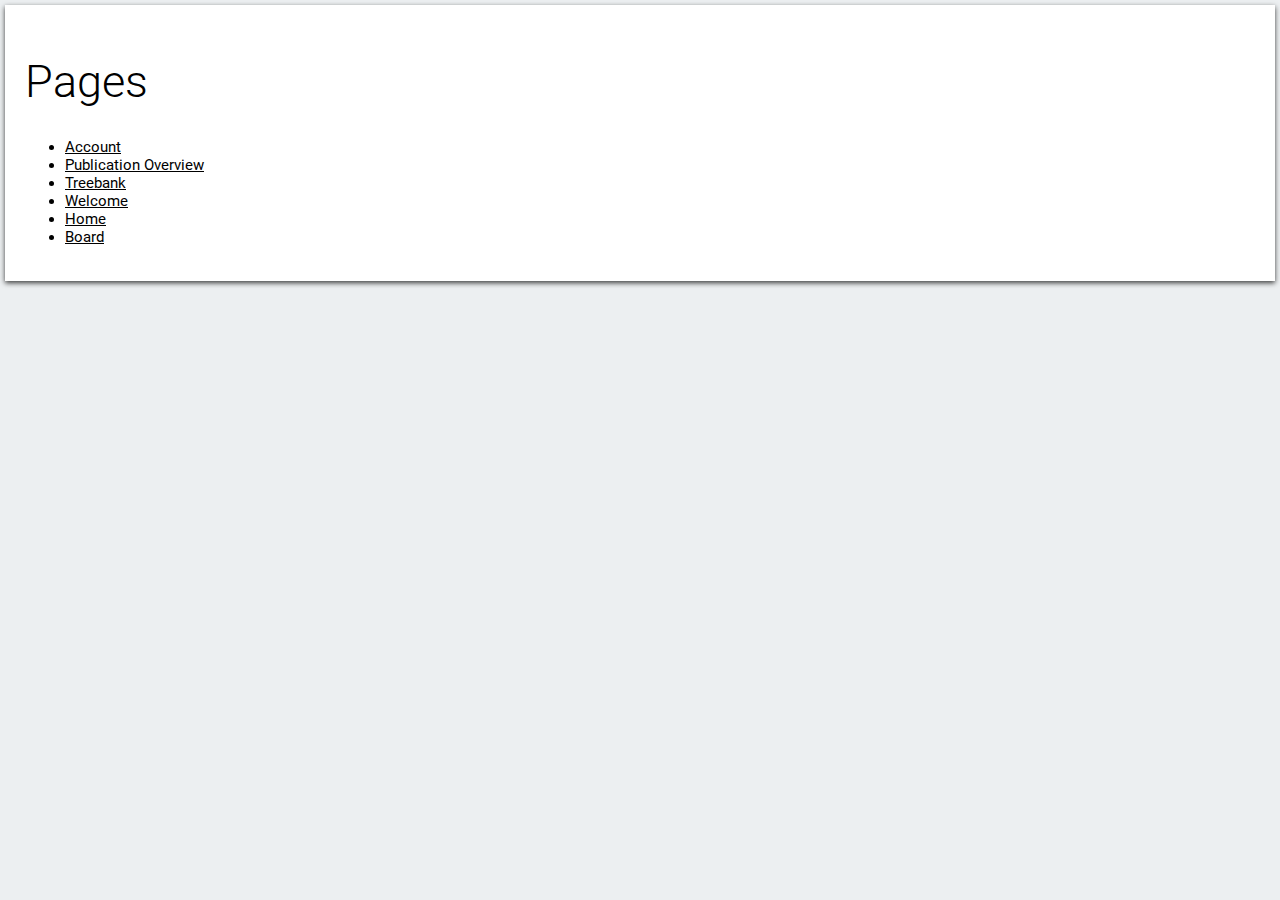
<file: design/index.html>
<!DOCTYPE html>
<html>
  <head>
    <meta charset="UTF-8">
    <title>Components</title>
  <link rel="stylesheet" href="css/perseids.css" type="text/css">
  </head>
  <body>
    <div class="card">
    <h1>Pages</h1>
      <ul>
        <li><a href="account.html">Account</a></li>
        <li><a href="pubOverview.html">Publication Overview</a></li>
        <li><a href="treebank.html">Treebank</a></li>
        <li><a href="welcome.html">Welcome</a></li>
        <li><a href="home.html">Home</a></li>
        <li><a href="board.html">Board</a></li>
  	</div>
  </body>
</html>
</file>
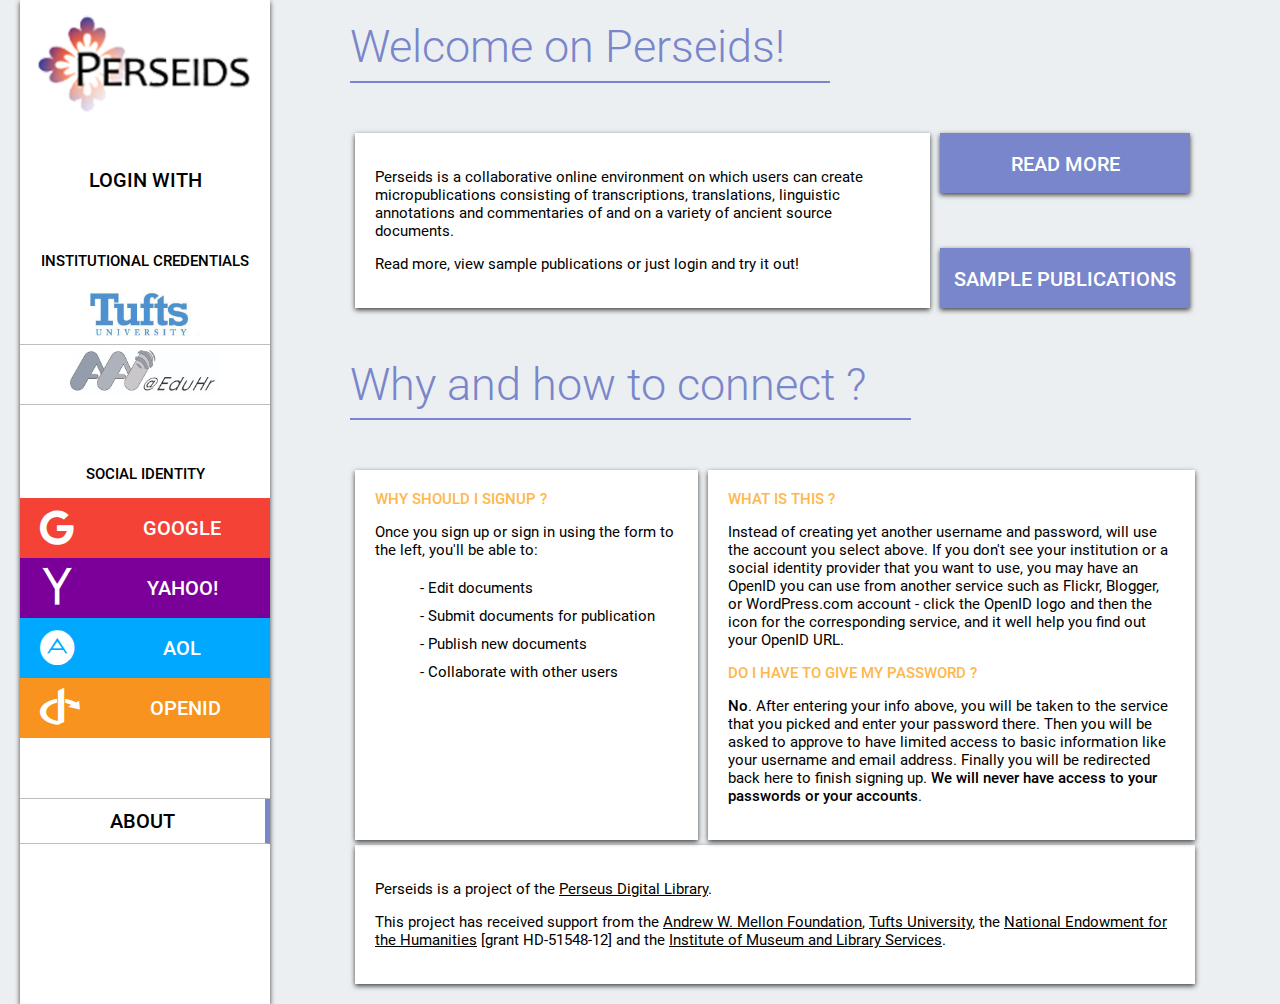
<file: design/welcome.html>
<!DOCTYPE html>
<html>
  <head>
    <meta charset="UTF-8">
    <title>Test</title>
  	<link rel="stylesheet" href="css/perseids.css" type="text/css">
  	<script type="text/javascript" src="https://cdnjs.cloudflare.com/ajax/libs/jquery/3.1.0/jquery.slim.min.js"></script>
  	<script type="text/javascript">
  		$(document).ready(function() {
  			$(".more").on("click", function(e) { e.preventDefault(); $("#main-menu").toggleClass("off"); });
  			$(".p-dropdown a").on("click", function(e) { 
  				e.preventDefault();
  				var that = $(this),
  					target = that.attr("href");
  				$(target).toggleClass("visible");
  				that.parent().toggleClass("active");
  			});
  			$(".select-container .carret").on("click", function(e) {
  				e.preventDefault();
  				$(this).prev("select").get(0).dispatchEvent(e);
  			});
  		});
  	</script>
  </head>
  <body>
    <div id="main-menu" class="off">
      <div id="logo-container">
	      <div class="logo"><img src="images/logo.png"  alt="Perseids"/></div>
	      <a class="more" href="#"><img src="./images/more.png" /></a>
	  </div>

  	  <h2 class="logins upper font-button">Login with</h2>

	  <nav class="logins">
	  	<h3>Institutional credentials</h3>
		  <ul>
		  	<li><a href="#"><img src="./images/tufts.jpg" alt="Tufts" /></a></li>
		  	<li><a href="#"><img src="./images/eduhr.jpg" alt="@EduHr" /></a></li>
		  </ul>
	  </nav>

	  <nav class="logins">
	  	<h3>Social Identity</h3>
		  <ul>
		  	<li href="#" class="google icon"><a><span class="fa fa-google fa-2x fa-pull-left"></span><span class="text">Google</span></a></li>
		  	<li href="#" class="yahoo icon"><a><span class="fa fa-yahoo fa-2x fa-pull-left"></span><span class="text">Yahoo!</span></a></li>
		  	<li href="#" class="aol icon"><a><span class="fa fa-adn fa-2x  fa-pull-left"></span><span class="text">AOL</span></a></li>
		  	<li href="#" class="openid icon"><a><span class="fa fa-openid fa-2x  fa-pull-left"></span><span class="text">OpenId</span></a></li>
		  </ul>
	  </nav>

	  <nav>
	  <ul>
	  	<li class="active"><a>About</a></li>
	  </ul>
	  </nav>
    </div>
    <div id="main-wrapper">
    	<div id="container">
    		<header><h1>Welcome on Perseids!</h1></header>
    		<div class="columns-btn">
	    		<div class="card">
	    			<p>Perseids is a collaborative online environment on which users can create micropublications consisting of transcriptions, translations, linguistic annotations and commentaries of and on a variety of ancient source documents.</p>
	    			<p>Read more, view sample publications or just login and try it out!</p>
	    		</div>
	    		<div class="container-btn">
	    			<a href="#" class="btn revert bg-sdw">Read More</a>
	    			<a href="#" class="btn revert bg-sdw">Sample Publications</a>
	    		</div>
    		</div>
    		<header><h1>Why and how to connect ?</h1></header>
    		<div class="columns">
	    		<div class="card third-size">
	    			<h2>Why Should I signup ?</h2>
	    			<p>Once you sign up or sign in using the form to the left, you'll be able to:
	    				<ul class="dashed">
					    	<li>Edit documents</li>
					    	<li>Submit documents for publication</li>
					    	<li>Publish new documents</li>
					    	<li>Collaborate with other users</li>
					    </ul>
					</p>
	    		</div>
	    		<div class="card">
	    			<h2>What is this ?</h2>
	    			<p>Instead of creating yet another username and password, will use the account you select above. If you don't see your institution or a social identity provider that you want to use, you may have an OpenID you can use from another service such as Flickr, Blogger, or WordPress.com account - click the OpenID logo and then the icon for the corresponding service, and it well help you find out your OpenID URL.</p>
	    			<h2>Do I have to give my password ?</h2>
	    			<p><em>No</em>. After entering your info above, you will be taken to the service that you picked and enter your password there. Then you will be asked to approve to have limited access to basic information like your username and email address. Finally you will be redirected back here to finish signing up. <em>We will never have access to your passwords or your accounts</em>.</p>
	    		</div>
    		</div>
    		<div class="card">
    			<p>Perseids is a project of the <a href="http://www.perseus.tufts.edu/hopper">Perseus Digital Library</a>.</p>
				<p xmlns="http://www.w3.org/1999/xhtml" class="funder">This project has received support from the <a href="http://www.mellon.org/" title="Mellon Foundation">Andrew W. Mellon Foundation</a>, <a href="http://tufts.edu" title="Tufts">Tufts University</a>, the <a href="http://neh.gov" title="NEH">National Endowment for the Humanities</a> [grant HD-51548-12] and the <a href="http://imls.gov" title="IMLS">Institute of Museum and Library Services</a>.</p>
    		</div>
    	</div>
    </div>
  </body>
</html>
</file>
<file: design/css/perseids.css>
@charset "UTF-8";
/* BEGIN Thin */
@font-face {
  font-family: Roboto;
  src: url("../fonts/Thin/Roboto-Thin.woff2?v=1.1.0") format("woff2"), url("../fonts/Thin/Roboto-Thin.woff?v=1.1.0") format("woff"), url("../fonts/Thin/Roboto-Thin.ttf?v=1.1.0") format("truetype");
  font-weight: 100;
  font-style: normal; }
/* END Thin */
/* BEGIN Light */
@font-face {
  font-family: Roboto;
  src: url("../fonts/Light/Roboto-Light.woff2?v=1.1.0") format("woff2"), url("../fonts/Light/Roboto-Light.woff?v=1.1.0") format("woff"), url("../fonts/Light/Roboto-Light.ttf?v=1.1.0") format("truetype");
  font-weight: 300;
  font-style: normal; }
/* END Light */
/* BEGIN Light Italic */
@font-face {
  font-family: Roboto;
  src: url("../fonts/LightItalic/Roboto-LightItalic.woff2?v=1.1.0") format("woff2"), url("../fonts/LightItalic/Roboto-LightItalic.woff?v=1.1.0") format("woff"), url("../fonts/LightItalic/Roboto-LightItalic.ttf?v=1.1.0") format("truetype");
  font-weight: 300;
  font-style: italic; }
/* END Light Italic */
/* BEGIN Regular */
@font-face {
  font-family: Roboto;
  src: url("../fonts/Regular/Roboto-Regular.woff2?v=1.1.0") format("woff2"), url("../fonts/Regular/Roboto-Regular.woff?v=1.1.0") format("woff"), url("../fonts/Regular/Roboto-Regular.ttf?v=1.1.0") format("truetype");
  font-weight: 400;
  font-style: normal; }
@font-face {
  font-family: Roboto;
  src: url("../fonts/Regular/Roboto-Regular.woff2?v=1.1.0") format("woff2"), url("../fonts/Regular/Roboto-Regular.woff?v=1.1.0") format("woff"), url("../fonts/Regular/Roboto-Regular.ttf?v=1.1.0") format("truetype");
  font-weight: normal;
  font-style: normal; }
/* END Regular */
/* BEGIN Italic */
@font-face {
  font-family: Roboto;
  src: url("../fonts/Italic/Roboto-Italic.woff2?v=1.1.0") format("woff2"), url("../fonts/Italic/Roboto-Italic.woff?v=1.1.0") format("woff"), url("../fonts/Italic/Roboto-Italic.ttf?v=1.1.0") format("truetype");
  font-weight: 400;
  font-style: italic; }
@font-face {
  font-family: Roboto;
  src: url("../fonts/Italic/Roboto-Italic.woff2?v=1.1.0") format("woff2"), url("../fonts/Italic/Roboto-Italic.woff?v=1.1.0") format("woff"), url("../fonts/Italic/Roboto-Italic.ttf?v=1.1.0") format("truetype");
  font-weight: normal;
  font-style: italic; }
/* END Italic */
/* BEGIN Medium */
@font-face {
  font-family: Roboto;
  src: url("../fonts/Medium/Roboto-Medium.woff2?v=1.1.0") format("woff2"), url("../fonts/Medium/Roboto-Medium.woff?v=1.1.0") format("woff"), url("../fonts/Medium/Roboto-Medium.ttf?v=1.1.0") format("truetype");
  font-weight: 500;
  font-style: normal; }
/* END Medium */
/* BEGIN Medium Italic */
@font-face {
  font-family: Roboto;
  src: url("../fonts/MediumItalic/Roboto-MediumItalic.woff2?v=1.1.0") format("woff2"), url("../fonts/MediumItalic/Roboto-MediumItalic.woff?v=1.1.0") format("woff"), url("../fonts/MediumItalic/Roboto-MediumItalic.ttf?v=1.1.0") format("truetype");
  font-weight: 500;
  font-style: italic; }
/* END Medium Italic */
/* BEGIN Bold */
@font-face {
  font-family: Roboto;
  src: url("../fonts/Bold/Roboto-Bold.woff2?v=1.1.0") format("woff2"), url("../fonts/Bold/Roboto-Bold.woff?v=1.1.0") format("woff"), url("../fonts/Bold/Roboto-Bold.ttf?v=1.1.0") format("truetype");
  font-weight: 700;
  font-style: normal; }
@font-face {
  font-family: Roboto;
  src: url("../fonts/Bold/Roboto-Bold.woff2?v=1.1.0") format("woff2"), url("../fonts/Bold/Roboto-Bold.woff?v=1.1.0") format("woff"), url("../fonts/Bold/Roboto-Bold.ttf?v=1.1.0") format("truetype");
  font-weight: bold;
  font-style: normal; }
/* END Bold */
/* BEGIN Bold Italic */
@font-face {
  font-family: Roboto;
  src: url("../fonts/BoldItalic/Roboto-BoldItalic.woff2?v=1.1.0") format("woff2"), url("../fonts/BoldItalic/Roboto-BoldItalic.woff?v=1.1.0") format("woff"), url("../fonts/BoldItalic/Roboto-BoldItalic.ttf?v=1.1.0") format("truetype");
  font-weight: 700;
  font-style: italic; }
@font-face {
  font-family: Roboto;
  src: url("../fonts/BoldItalic/Roboto-BoldItalic.woff2?v=1.1.0") format("woff2"), url("../fonts/BoldItalic/Roboto-BoldItalic.woff?v=1.1.0") format("woff"), url("../fonts/BoldItalic/Roboto-BoldItalic.ttf?v=1.1.0") format("truetype");
  font-weight: bold;
  font-style: italic; }
/* END Bold Italic */
/* BEGIN Black */
@font-face {
  font-family: Roboto;
  src: url("../fonts/Black/Roboto-Black.woff2?v=1.1.0") format("woff2"), url("../fonts/Black/Roboto-Black.woff?v=1.1.0") format("woff"), url("../fonts/Black/Roboto-Black.ttf?v=1.1.0") format("truetype");
  font-weight: 900;
  font-style: normal; }
/* END Black */
/* BEGIN Black Italic */
@font-face {
  font-family: Roboto;
  src: url("../fonts/BlackItalic/Roboto-BlackItalic.woff2?v=1.1.0") format("woff2"), url("../fonts/BlackItalic/Roboto-BlackItalic.woff?v=1.1.0") format("woff"), url("../fonts/BlackItalic/Roboto-BlackItalic.ttf?v=1.1.0") format("truetype");
  font-weight: 900;
  font-style: italic; }
/* END Black Italic */
/*!
 *  Font Awesome 4.6.3 by @davegandy - http://fontawesome.io - @fontawesome
 *  License - http://fontawesome.io/license (Font: SIL OFL 1.1, CSS: MIT License)
 */
/* FONT PATH
 * -------------------------- */
@font-face {
  font-family: 'FontAwesome';
  src: url("../fonts/fontawesome-webfont.eot?v=4.6.3");
  src: url("../fonts/fontawesome-webfont.eot?#iefix&v=4.6.3") format("embedded-opentype"), url("../fonts/fontawesome-webfont.woff2?v=4.6.3") format("woff2"), url("../fonts/fontawesome-webfont.woff?v=4.6.3") format("woff"), url("../fonts/fontawesome-webfont.ttf?v=4.6.3") format("truetype"), url("../fonts/fontawesome-webfont.svg?v=4.6.3#fontawesomeregular") format("svg");
  font-weight: normal;
  font-style: normal; }
.fa, .select-container:after {
  display: inline-block;
  font: normal normal normal 14px/1 FontAwesome;
  font-size: inherit;
  text-rendering: auto;
  -webkit-font-smoothing: antialiased;
  -moz-osx-font-smoothing: grayscale; }

/* makes the font 33% larger relative to the icon container */
.fa-lg {
  font-size: 1.33333em;
  line-height: 0.75em;
  vertical-align: -15%; }

.fa-2x {
  font-size: 2em; }

.fa-3x {
  font-size: 3em; }

.fa-4x {
  font-size: 4em; }

.fa-5x {
  font-size: 5em; }

.fa-fw {
  width: 1.28571em;
  text-align: center; }

.fa-ul {
  padding-left: 0;
  margin-left: 2.14286em;
  list-style-type: none; }
  .fa-ul > li {
    position: relative; }

.fa-li {
  position: absolute;
  left: -2.14286em;
  width: 2.14286em;
  top: 0.14286em;
  text-align: center; }
  .fa-li.fa-lg {
    left: -1.85714em; }

.fa-border {
  padding: .2em .25em .15em;
  border: solid 0.08em #eee;
  border-radius: .1em; }

.fa-pull-left {
  float: left; }

.fa-pull-right {
  float: right; }

.fa.fa-pull-left, .fa-pull-left.select-container:after {
  margin-right: .3em; }
.fa.fa-pull-right, .fa-pull-right.select-container:after {
  margin-left: .3em; }

/* Deprecated as of 4.4.0 */
.pull-right {
  float: right; }

.pull-left {
  float: left; }

.fa.pull-left, .pull-left.select-container:after {
  margin-right: .3em; }
.fa.pull-right, .pull-right.select-container:after {
  margin-left: .3em; }

.fa-spin {
  -webkit-animation: fa-spin 2s infinite linear;
  animation: fa-spin 2s infinite linear; }

.fa-pulse {
  -webkit-animation: fa-spin 1s infinite steps(8);
  animation: fa-spin 1s infinite steps(8); }

@-webkit-keyframes fa-spin {
  0% {
    -webkit-transform: rotate(0deg);
    transform: rotate(0deg); }
  100% {
    -webkit-transform: rotate(359deg);
    transform: rotate(359deg); } }
@keyframes fa-spin {
  0% {
    -webkit-transform: rotate(0deg);
    transform: rotate(0deg); }
  100% {
    -webkit-transform: rotate(359deg);
    transform: rotate(359deg); } }
.fa-rotate-90 {
  -ms-filter: "progid:DXImageTransform.Microsoft.BasicImage(rotation=1)";
  -webkit-transform: rotate(90deg);
  -ms-transform: rotate(90deg);
  transform: rotate(90deg); }

.fa-rotate-180 {
  -ms-filter: "progid:DXImageTransform.Microsoft.BasicImage(rotation=2)";
  -webkit-transform: rotate(180deg);
  -ms-transform: rotate(180deg);
  transform: rotate(180deg); }

.fa-rotate-270 {
  -ms-filter: "progid:DXImageTransform.Microsoft.BasicImage(rotation=3)";
  -webkit-transform: rotate(270deg);
  -ms-transform: rotate(270deg);
  transform: rotate(270deg); }

.fa-flip-horizontal {
  -ms-filter: "progid:DXImageTransform.Microsoft.BasicImage(rotation=0, mirror=1)";
  -webkit-transform: scale(-1, 1);
  -ms-transform: scale(-1, 1);
  transform: scale(-1, 1); }

.fa-flip-vertical {
  -ms-filter: "progid:DXImageTransform.Microsoft.BasicImage(rotation=2, mirror=1)";
  -webkit-transform: scale(1, -1);
  -ms-transform: scale(1, -1);
  transform: scale(1, -1); }

:root .fa-rotate-90,
:root .fa-rotate-180,
:root .fa-rotate-270,
:root .fa-flip-horizontal,
:root .fa-flip-vertical {
  filter: none; }

.fa-stack {
  position: relative;
  display: inline-block;
  width: 2em;
  height: 2em;
  line-height: 2em;
  vertical-align: middle; }

.fa-stack-1x, .fa-stack-2x {
  position: absolute;
  left: 0;
  width: 100%;
  text-align: center; }

.fa-stack-1x {
  line-height: inherit; }

.fa-stack-2x {
  font-size: 2em; }

.fa-inverse {
  color: #fff; }

/* Font Awesome uses the Unicode Private Use Area (PUA) to ensure screen
   readers do not read off random characters that represent icons */
.fa-glass:before {
  content: ""; }

.fa-music:before {
  content: ""; }

.fa-search:before {
  content: ""; }

.fa-envelope-o:before {
  content: ""; }

.fa-heart:before {
  content: ""; }

.fa-star:before {
  content: ""; }

.fa-star-o:before {
  content: ""; }

.fa-user:before {
  content: ""; }

.fa-film:before {
  content: ""; }

.fa-th-large:before {
  content: ""; }

.fa-th:before {
  content: ""; }

.fa-th-list:before {
  content: ""; }

.fa-check:before {
  content: ""; }

.fa-remove:before,
.fa-close:before,
.fa-times:before {
  content: ""; }

.fa-search-plus:before {
  content: ""; }

.fa-search-minus:before {
  content: ""; }

.fa-power-off:before {
  content: ""; }

.fa-signal:before {
  content: ""; }

.fa-gear:before,
.fa-cog:before {
  content: ""; }

.fa-trash-o:before {
  content: ""; }

.fa-home:before {
  content: ""; }

.fa-file-o:before {
  content: ""; }

.fa-clock-o:before {
  content: ""; }

.fa-road:before {
  content: ""; }

.fa-download:before {
  content: ""; }

.fa-arrow-circle-o-down:before {
  content: ""; }

.fa-arrow-circle-o-up:before {
  content: ""; }

.fa-inbox:before {
  content: ""; }

.fa-play-circle-o:before {
  content: ""; }

.fa-rotate-right:before,
.fa-repeat:before {
  content: ""; }

.fa-refresh:before {
  content: ""; }

.fa-list-alt:before {
  content: ""; }

.fa-lock:before {
  content: ""; }

.fa-flag:before {
  content: ""; }

.fa-headphones:before {
  content: ""; }

.fa-volume-off:before {
  content: ""; }

.fa-volume-down:before {
  content: ""; }

.fa-volume-up:before {
  content: ""; }

.fa-qrcode:before {
  content: ""; }

.fa-barcode:before {
  content: ""; }

.fa-tag:before {
  content: ""; }

.fa-tags:before {
  content: ""; }

.fa-book:before {
  content: ""; }

.fa-bookmark:before {
  content: ""; }

.fa-print:before {
  content: ""; }

.fa-camera:before {
  content: ""; }

.fa-font:before {
  content: ""; }

.fa-bold:before {
  content: ""; }

.fa-italic:before {
  content: ""; }

.fa-text-height:before {
  content: ""; }

.fa-text-width:before {
  content: ""; }

.fa-align-left:before {
  content: ""; }

.fa-align-center:before {
  content: ""; }

.fa-align-right:before {
  content: ""; }

.fa-align-justify:before {
  content: ""; }

.fa-list:before {
  content: ""; }

.fa-dedent:before,
.fa-outdent:before {
  content: ""; }

.fa-indent:before {
  content: ""; }

.fa-video-camera:before {
  content: ""; }

.fa-photo:before,
.fa-image:before,
.fa-picture-o:before {
  content: ""; }

.fa-pencil:before {
  content: ""; }

.fa-map-marker:before {
  content: ""; }

.fa-adjust:before {
  content: ""; }

.fa-tint:before {
  content: ""; }

.fa-edit:before,
.fa-pencil-square-o:before {
  content: ""; }

.fa-share-square-o:before {
  content: ""; }

.fa-check-square-o:before {
  content: ""; }

.fa-arrows:before {
  content: ""; }

.fa-step-backward:before {
  content: ""; }

.fa-fast-backward:before {
  content: ""; }

.fa-backward:before {
  content: ""; }

.fa-play:before {
  content: ""; }

.fa-pause:before {
  content: ""; }

.fa-stop:before {
  content: ""; }

.fa-forward:before {
  content: ""; }

.fa-fast-forward:before {
  content: ""; }

.fa-step-forward:before {
  content: ""; }

.fa-eject:before {
  content: ""; }

.fa-chevron-left:before {
  content: ""; }

.fa-chevron-right:before {
  content: ""; }

.fa-plus-circle:before {
  content: ""; }

.fa-minus-circle:before {
  content: ""; }

.fa-times-circle:before {
  content: ""; }

.fa-check-circle:before {
  content: ""; }

.fa-question-circle:before {
  content: ""; }

.fa-info-circle:before {
  content: ""; }

.fa-crosshairs:before {
  content: ""; }

.fa-times-circle-o:before {
  content: ""; }

.fa-check-circle-o:before {
  content: ""; }

.fa-ban:before {
  content: ""; }

.fa-arrow-left:before {
  content: ""; }

.fa-arrow-right:before {
  content: ""; }

.fa-arrow-up:before {
  content: ""; }

.fa-arrow-down:before {
  content: ""; }

.fa-mail-forward:before,
.fa-share:before {
  content: ""; }

.fa-expand:before {
  content: ""; }

.fa-compress:before {
  content: ""; }

.fa-plus:before {
  content: ""; }

.fa-minus:before {
  content: ""; }

.fa-asterisk:before {
  content: ""; }

.fa-exclamation-circle:before {
  content: ""; }

.fa-gift:before {
  content: ""; }

.fa-leaf:before {
  content: ""; }

.fa-fire:before {
  content: ""; }

.fa-eye:before {
  content: ""; }

.fa-eye-slash:before {
  content: ""; }

.fa-warning:before,
.fa-exclamation-triangle:before {
  content: ""; }

.fa-plane:before {
  content: ""; }

.fa-calendar:before {
  content: ""; }

.fa-random:before {
  content: ""; }

.fa-comment:before, #container.publications .new-bar .btn.annotations:before, #container.publications .new-bar #filter button.annotations:before, #filter #container.publications .new-bar button.annotations:before, #container.publications .new-bar .btn.text-annotations:before, #container.publications .new-bar #filter button.text-annotations:before, #filter #container.publications .new-bar button.text-annotations:before, .publication .publication-items > li.annotations a:before, .publication .publication-items > li.text-annotations a:before {
  content: ""; }

.fa-magnet:before {
  content: ""; }

.fa-chevron-up:before {
  content: ""; }

.fa-chevron-down:before {
  content: ""; }

.fa-retweet:before {
  content: ""; }

.fa-shopping-cart:before {
  content: ""; }

.fa-folder:before {
  content: ""; }

.fa-folder-open:before {
  content: ""; }

.fa-arrows-v:before {
  content: ""; }

.fa-arrows-h:before {
  content: ""; }

.fa-bar-chart-o:before,
.fa-bar-chart:before {
  content: ""; }

.fa-twitter-square:before {
  content: ""; }

.fa-facebook-square:before {
  content: ""; }

.fa-camera-retro:before {
  content: ""; }

.fa-key:before {
  content: ""; }

.fa-gears:before,
.fa-cogs:before {
  content: ""; }

.fa-comments:before {
  content: ""; }

.fa-thumbs-o-up:before {
  content: ""; }

.fa-thumbs-o-down:before {
  content: ""; }

.fa-star-half:before {
  content: ""; }

.fa-heart-o:before {
  content: ""; }

.fa-sign-out:before {
  content: ""; }

.fa-linkedin-square:before {
  content: ""; }

.fa-thumb-tack:before {
  content: ""; }

.fa-external-link:before {
  content: ""; }

.fa-sign-in:before {
  content: ""; }

.fa-trophy:before {
  content: ""; }

.fa-github-square:before {
  content: ""; }

.fa-upload:before {
  content: ""; }

.fa-lemon-o:before {
  content: ""; }

.fa-phone:before {
  content: ""; }

.fa-square-o:before {
  content: ""; }

.fa-bookmark-o:before {
  content: ""; }

.fa-phone-square:before {
  content: ""; }

.fa-twitter:before {
  content: ""; }

.fa-facebook-f:before,
.fa-facebook:before {
  content: ""; }

.fa-github:before {
  content: ""; }

.fa-unlock:before {
  content: ""; }

.fa-credit-card:before {
  content: ""; }

.fa-feed:before,
.fa-rss:before {
  content: ""; }

.fa-hdd-o:before {
  content: ""; }

.fa-bullhorn:before {
  content: ""; }

.fa-bell:before {
  content: ""; }

.fa-certificate:before {
  content: ""; }

.fa-hand-o-right:before {
  content: ""; }

.fa-hand-o-left:before {
  content: ""; }

.fa-hand-o-up:before {
  content: ""; }

.fa-hand-o-down:before {
  content: ""; }

.fa-arrow-circle-left:before {
  content: ""; }

.fa-arrow-circle-right:before {
  content: ""; }

.fa-arrow-circle-up:before {
  content: ""; }

.fa-arrow-circle-down:before {
  content: ""; }

.fa-globe:before {
  content: ""; }

.fa-wrench:before {
  content: ""; }

.fa-tasks:before {
  content: ""; }

.fa-filter:before {
  content: ""; }

.fa-briefcase:before {
  content: ""; }

.fa-arrows-alt:before {
  content: ""; }

.fa-group:before,
.fa-users:before {
  content: ""; }

.fa-chain:before,
.fa-link:before {
  content: ""; }

.fa-cloud:before {
  content: ""; }

.fa-flask:before {
  content: ""; }

.fa-cut:before,
.fa-scissors:before {
  content: ""; }

.fa-copy:before,
.fa-files-o:before,
#container.publications .new-bar .btn.text-alignment:before,
#container.publications .new-bar #filter button.text-alignment:before,
#filter #container.publications .new-bar button.text-alignment:before,
.publication .publication-items > li.text-alignment a:before {
  content: ""; }

.fa-paperclip:before {
  content: ""; }

.fa-save:before,
.fa-floppy-o:before {
  content: ""; }

.fa-square:before {
  content: ""; }

.fa-navicon:before,
.fa-reorder:before,
.fa-bars:before {
  content: ""; }

.fa-list-ul:before {
  content: ""; }

.fa-list-ol:before {
  content: ""; }

.fa-strikethrough:before {
  content: ""; }

.fa-underline:before {
  content: ""; }

.fa-table:before {
  content: ""; }

.fa-magic:before {
  content: ""; }

.fa-truck:before {
  content: ""; }

.fa-pinterest:before {
  content: ""; }

.fa-pinterest-square:before {
  content: ""; }

.fa-google-plus-square:before {
  content: ""; }

.fa-google-plus:before {
  content: ""; }

.fa-money:before {
  content: ""; }

.fa-caret-down:before {
  content: ""; }

.fa-caret-up:before {
  content: ""; }

.fa-caret-left:before {
  content: ""; }

.fa-caret-right:before {
  content: ""; }

.fa-columns:before {
  content: ""; }

.fa-unsorted:before,
.fa-sort:before {
  content: ""; }

.fa-sort-down:before,
.fa-sort-desc:before {
  content: ""; }

.fa-sort-up:before,
.fa-sort-asc:before {
  content: ""; }

.fa-envelope:before {
  content: ""; }

.fa-linkedin:before {
  content: ""; }

.fa-rotate-left:before,
.fa-undo:before {
  content: ""; }

.fa-legal:before,
.fa-gavel:before {
  content: ""; }

.fa-dashboard:before,
.fa-tachometer:before {
  content: ""; }

.fa-comment-o:before {
  content: ""; }

.fa-comments-o:before {
  content: ""; }

.fa-flash:before,
.fa-bolt:before {
  content: ""; }

.fa-sitemap:before {
  content: ""; }

.fa-umbrella:before {
  content: ""; }

.fa-paste:before,
.fa-clipboard:before {
  content: ""; }

.fa-lightbulb-o:before {
  content: ""; }

.fa-exchange:before {
  content: ""; }

.fa-cloud-download:before {
  content: ""; }

.fa-cloud-upload:before {
  content: ""; }

.fa-user-md:before {
  content: ""; }

.fa-stethoscope:before {
  content: ""; }

.fa-suitcase:before {
  content: ""; }

.fa-bell-o:before {
  content: ""; }

.fa-coffee:before {
  content: ""; }

.fa-cutlery:before {
  content: ""; }

.fa-file-text-o:before, #container.publications .new-bar .btn.primary:before, #container.publications .new-bar #filter button.primary:before, #filter #container.publications .new-bar button.primary:before, #container.publications .new-bar .btn.transcription:before, #container.publications .new-bar #filter button.transcription:before, #filter #container.publications .new-bar button.transcription:before, #container.publications .new-bar .btn.commentary:before, #container.publications .new-bar #filter button.commentary:before, #filter #container.publications .new-bar button.commentary:before, #container.publications .new-bar .btn.passage:before, #container.publications .new-bar #filter button.passage:before, #filter #container.publications .new-bar button.passage:before, #container.publications .new-bar .btn.translation:before, #container.publications .new-bar #filter button.translation:before, #filter #container.publications .new-bar button.translation:before, .publication .publication-items > li.transcription a:before, .publication .publication-items > li.commentary a:before, .publication .publication-items > li.passage a:before, .publication .publication-items > li.translation a:before {
  content: ""; }

.fa-building-o:before {
  content: ""; }

.fa-hospital-o:before {
  content: ""; }

.fa-ambulance:before {
  content: ""; }

.fa-medkit:before {
  content: ""; }

.fa-fighter-jet:before {
  content: ""; }

.fa-beer:before {
  content: ""; }

.fa-h-square:before {
  content: ""; }

.fa-plus-square:before {
  content: ""; }

.fa-angle-double-left:before {
  content: ""; }

.fa-angle-double-right:before {
  content: ""; }

.fa-angle-double-up:before {
  content: ""; }

.fa-angle-double-down:before {
  content: ""; }

.fa-angle-left:before {
  content: ""; }

.fa-angle-right:before {
  content: ""; }

.fa-angle-up:before {
  content: ""; }

.fa-angle-down:before {
  content: ""; }

.fa-desktop:before {
  content: ""; }

.fa-laptop:before {
  content: ""; }

.fa-tablet:before {
  content: ""; }

.fa-mobile-phone:before,
.fa-mobile:before {
  content: ""; }

.fa-circle-o:before {
  content: ""; }

.fa-quote-left:before {
  content: ""; }

.fa-quote-right:before {
  content: ""; }

.fa-spinner:before {
  content: ""; }

.fa-circle:before {
  content: ""; }

.fa-mail-reply:before,
.fa-reply:before {
  content: ""; }

.fa-github-alt:before {
  content: ""; }

.fa-folder-o:before {
  content: ""; }

.fa-folder-open-o:before {
  content: ""; }

.fa-smile-o:before {
  content: ""; }

.fa-frown-o:before {
  content: ""; }

.fa-meh-o:before {
  content: ""; }

.fa-gamepad:before {
  content: ""; }

.fa-keyboard-o:before {
  content: ""; }

.fa-flag-o:before {
  content: ""; }

.fa-flag-checkered:before {
  content: ""; }

.fa-terminal:before {
  content: ""; }

.fa-code:before {
  content: ""; }

.fa-mail-reply-all:before,
.fa-reply-all:before {
  content: ""; }

.fa-star-half-empty:before,
.fa-star-half-full:before,
.fa-star-half-o:before {
  content: ""; }

.fa-location-arrow:before {
  content: ""; }

.fa-crop:before {
  content: ""; }

.fa-code-fork:before, #container.publications .new-bar .btn.treebank:before, #container.publications .new-bar #filter button.treebank:before, #filter #container.publications .new-bar button.treebank:before, .publication .publication-items > li.treebank a:before {
  content: ""; }

.fa-unlink:before,
.fa-chain-broken:before {
  content: ""; }

.fa-question:before {
  content: ""; }

.fa-info:before {
  content: ""; }

.fa-exclamation:before {
  content: ""; }

.fa-superscript:before {
  content: ""; }

.fa-subscript:before {
  content: ""; }

.fa-eraser:before {
  content: ""; }

.fa-puzzle-piece:before {
  content: ""; }

.fa-microphone:before {
  content: ""; }

.fa-microphone-slash:before {
  content: ""; }

.fa-shield:before {
  content: ""; }

.fa-calendar-o:before {
  content: ""; }

.fa-fire-extinguisher:before {
  content: ""; }

.fa-rocket:before {
  content: ""; }

.fa-maxcdn:before {
  content: ""; }

.fa-chevron-circle-left:before {
  content: ""; }

.fa-chevron-circle-right:before {
  content: ""; }

.fa-chevron-circle-up:before {
  content: ""; }

.fa-chevron-circle-down:before {
  content: ""; }

.fa-html5:before {
  content: ""; }

.fa-css3:before {
  content: ""; }

.fa-anchor:before {
  content: ""; }

.fa-unlock-alt:before {
  content: ""; }

.fa-bullseye:before {
  content: ""; }

.fa-ellipsis-h:before {
  content: ""; }

.fa-ellipsis-v:before {
  content: ""; }

.fa-rss-square:before {
  content: ""; }

.fa-play-circle:before {
  content: ""; }

.fa-ticket:before {
  content: ""; }

.fa-minus-square:before {
  content: ""; }

.fa-minus-square-o:before {
  content: ""; }

.fa-level-up:before {
  content: ""; }

.fa-level-down:before {
  content: ""; }

.fa-check-square:before {
  content: ""; }

.fa-pencil-square:before {
  content: ""; }

.fa-external-link-square:before {
  content: ""; }

.fa-share-square:before {
  content: ""; }

.fa-compass:before {
  content: ""; }

.fa-toggle-down:before,
.fa-caret-square-o-down:before {
  content: ""; }

.fa-toggle-up:before,
.fa-caret-square-o-up:before {
  content: ""; }

.fa-toggle-right:before,
.fa-caret-square-o-right:before {
  content: ""; }

.fa-euro:before,
.fa-eur:before {
  content: ""; }

.fa-gbp:before {
  content: ""; }

.fa-dollar:before,
.fa-usd:before {
  content: ""; }

.fa-rupee:before,
.fa-inr:before {
  content: ""; }

.fa-cny:before,
.fa-rmb:before,
.fa-yen:before,
.fa-jpy:before {
  content: ""; }

.fa-ruble:before,
.fa-rouble:before,
.fa-rub:before {
  content: ""; }

.fa-won:before,
.fa-krw:before {
  content: ""; }

.fa-bitcoin:before,
.fa-btc:before {
  content: ""; }

.fa-file:before {
  content: ""; }

.fa-file-text:before {
  content: ""; }

.fa-sort-alpha-asc:before {
  content: ""; }

.fa-sort-alpha-desc:before {
  content: ""; }

.fa-sort-amount-asc:before {
  content: ""; }

.fa-sort-amount-desc:before {
  content: ""; }

.fa-sort-numeric-asc:before {
  content: ""; }

.fa-sort-numeric-desc:before {
  content: ""; }

.fa-thumbs-up:before {
  content: ""; }

.fa-thumbs-down:before {
  content: ""; }

.fa-youtube-square:before {
  content: ""; }

.fa-youtube:before {
  content: ""; }

.fa-xing:before {
  content: ""; }

.fa-xing-square:before {
  content: ""; }

.fa-youtube-play:before {
  content: ""; }

.fa-dropbox:before {
  content: ""; }

.fa-stack-overflow:before {
  content: ""; }

.fa-instagram:before {
  content: ""; }

.fa-flickr:before {
  content: ""; }

.fa-adn:before {
  content: ""; }

.fa-bitbucket:before {
  content: ""; }

.fa-bitbucket-square:before {
  content: ""; }

.fa-tumblr:before {
  content: ""; }

.fa-tumblr-square:before {
  content: ""; }

.fa-long-arrow-down:before {
  content: ""; }

.fa-long-arrow-up:before {
  content: ""; }

.fa-long-arrow-left:before {
  content: ""; }

.fa-long-arrow-right:before {
  content: ""; }

.fa-apple:before {
  content: ""; }

.fa-windows:before {
  content: ""; }

.fa-android:before {
  content: ""; }

.fa-linux:before {
  content: ""; }

.fa-dribbble:before {
  content: ""; }

.fa-skype:before {
  content: ""; }

.fa-foursquare:before {
  content: ""; }

.fa-trello:before {
  content: ""; }

.fa-female:before {
  content: ""; }

.fa-male:before {
  content: ""; }

.fa-gittip:before,
.fa-gratipay:before {
  content: ""; }

.fa-sun-o:before {
  content: ""; }

.fa-moon-o:before {
  content: ""; }

.fa-archive:before {
  content: ""; }

.fa-bug:before {
  content: ""; }

.fa-vk:before {
  content: ""; }

.fa-weibo:before {
  content: ""; }

.fa-renren:before {
  content: ""; }

.fa-pagelines:before {
  content: ""; }

.fa-stack-exchange:before {
  content: ""; }

.fa-arrow-circle-o-right:before {
  content: ""; }

.fa-arrow-circle-o-left:before {
  content: ""; }

.fa-toggle-left:before,
.fa-caret-square-o-left:before {
  content: ""; }

.fa-dot-circle-o:before {
  content: ""; }

.fa-wheelchair:before {
  content: ""; }

.fa-vimeo-square:before {
  content: ""; }

.fa-turkish-lira:before,
.fa-try:before {
  content: ""; }

.fa-plus-square-o:before {
  content: ""; }

.fa-space-shuttle:before {
  content: ""; }

.fa-slack:before {
  content: ""; }

.fa-envelope-square:before {
  content: ""; }

.fa-wordpress:before {
  content: ""; }

.fa-openid:before {
  content: ""; }

.fa-institution:before,
.fa-bank:before,
.fa-university:before {
  content: ""; }

.fa-mortar-board:before,
.fa-graduation-cap:before {
  content: ""; }

.fa-yahoo:before {
  content: ""; }

.fa-google:before {
  content: ""; }

.fa-reddit:before {
  content: ""; }

.fa-reddit-square:before {
  content: ""; }

.fa-stumbleupon-circle:before {
  content: ""; }

.fa-stumbleupon:before {
  content: ""; }

.fa-delicious:before {
  content: ""; }

.fa-digg:before {
  content: ""; }

.fa-pied-piper-pp:before {
  content: ""; }

.fa-pied-piper-alt:before {
  content: ""; }

.fa-drupal:before {
  content: ""; }

.fa-joomla:before {
  content: ""; }

.fa-language:before {
  content: ""; }

.fa-fax:before {
  content: ""; }

.fa-building:before {
  content: ""; }

.fa-child:before {
  content: ""; }

.fa-paw:before {
  content: ""; }

.fa-spoon:before {
  content: ""; }

.fa-cube:before {
  content: ""; }

.fa-cubes:before {
  content: ""; }

.fa-behance:before {
  content: ""; }

.fa-behance-square:before {
  content: ""; }

.fa-steam:before {
  content: ""; }

.fa-steam-square:before {
  content: ""; }

.fa-recycle:before {
  content: ""; }

.fa-automobile:before,
.fa-car:before {
  content: ""; }

.fa-cab:before,
.fa-taxi:before {
  content: ""; }

.fa-tree:before {
  content: ""; }

.fa-spotify:before {
  content: ""; }

.fa-deviantart:before {
  content: ""; }

.fa-soundcloud:before {
  content: ""; }

.fa-database:before {
  content: ""; }

.fa-file-pdf-o:before {
  content: ""; }

.fa-file-word-o:before {
  content: ""; }

.fa-file-excel-o:before {
  content: ""; }

.fa-file-powerpoint-o:before {
  content: ""; }

.fa-file-photo-o:before,
.fa-file-picture-o:before,
.fa-file-image-o:before {
  content: ""; }

.fa-file-zip-o:before,
.fa-file-archive-o:before {
  content: ""; }

.fa-file-sound-o:before,
.fa-file-audio-o:before {
  content: ""; }

.fa-file-movie-o:before,
.fa-file-video-o:before {
  content: ""; }

.fa-file-code-o:before {
  content: ""; }

.fa-vine:before {
  content: ""; }

.fa-codepen:before {
  content: ""; }

.fa-jsfiddle:before {
  content: ""; }

.fa-life-bouy:before,
.fa-life-buoy:before,
.fa-life-saver:before,
.fa-support:before,
.fa-life-ring:before {
  content: ""; }

.fa-circle-o-notch:before {
  content: ""; }

.fa-ra:before,
.fa-resistance:before,
.fa-rebel:before {
  content: ""; }

.fa-ge:before,
.fa-empire:before {
  content: ""; }

.fa-git-square:before {
  content: ""; }

.fa-git:before {
  content: ""; }

.fa-y-combinator-square:before,
.fa-yc-square:before,
.fa-hacker-news:before {
  content: ""; }

.fa-tencent-weibo:before {
  content: ""; }

.fa-qq:before {
  content: ""; }

.fa-wechat:before,
.fa-weixin:before {
  content: ""; }

.fa-send:before,
.fa-paper-plane:before {
  content: ""; }

.fa-send-o:before,
.fa-paper-plane-o:before {
  content: ""; }

.fa-history:before {
  content: ""; }

.fa-circle-thin:before {
  content: ""; }

.fa-header:before {
  content: ""; }

.fa-paragraph:before {
  content: ""; }

.fa-sliders:before {
  content: ""; }

.fa-share-alt:before {
  content: ""; }

.fa-share-alt-square:before {
  content: ""; }

.fa-bomb:before {
  content: ""; }

.fa-soccer-ball-o:before,
.fa-futbol-o:before {
  content: ""; }

.fa-tty:before {
  content: ""; }

.fa-binoculars:before {
  content: ""; }

.fa-plug:before {
  content: ""; }

.fa-slideshare:before {
  content: ""; }

.fa-twitch:before {
  content: ""; }

.fa-yelp:before {
  content: ""; }

.fa-newspaper-o:before {
  content: ""; }

.fa-wifi:before {
  content: ""; }

.fa-calculator:before {
  content: ""; }

.fa-paypal:before {
  content: ""; }

.fa-google-wallet:before {
  content: ""; }

.fa-cc-visa:before {
  content: ""; }

.fa-cc-mastercard:before {
  content: ""; }

.fa-cc-discover:before {
  content: ""; }

.fa-cc-amex:before {
  content: ""; }

.fa-cc-paypal:before {
  content: ""; }

.fa-cc-stripe:before {
  content: ""; }

.fa-bell-slash:before {
  content: ""; }

.fa-bell-slash-o:before {
  content: ""; }

.fa-trash:before {
  content: ""; }

.fa-copyright:before {
  content: ""; }

.fa-at:before {
  content: ""; }

.fa-eyedropper:before {
  content: ""; }

.fa-paint-brush:before {
  content: ""; }

.fa-birthday-cake:before {
  content: ""; }

.fa-area-chart:before {
  content: ""; }

.fa-pie-chart:before {
  content: ""; }

.fa-line-chart:before {
  content: ""; }

.fa-lastfm:before {
  content: ""; }

.fa-lastfm-square:before {
  content: ""; }

.fa-toggle-off:before {
  content: ""; }

.fa-toggle-on:before {
  content: ""; }

.fa-bicycle:before {
  content: ""; }

.fa-bus:before {
  content: ""; }

.fa-ioxhost:before {
  content: ""; }

.fa-angellist:before {
  content: ""; }

.fa-cc:before {
  content: ""; }

.fa-shekel:before,
.fa-sheqel:before,
.fa-ils:before {
  content: ""; }

.fa-meanpath:before {
  content: ""; }

.fa-buysellads:before {
  content: ""; }

.fa-connectdevelop:before {
  content: ""; }

.fa-dashcube:before {
  content: ""; }

.fa-forumbee:before {
  content: ""; }

.fa-leanpub:before {
  content: ""; }

.fa-sellsy:before {
  content: ""; }

.fa-shirtsinbulk:before {
  content: ""; }

.fa-simplybuilt:before {
  content: ""; }

.fa-skyatlas:before {
  content: ""; }

.fa-cart-plus:before {
  content: ""; }

.fa-cart-arrow-down:before {
  content: ""; }

.fa-diamond:before {
  content: ""; }

.fa-ship:before {
  content: ""; }

.fa-user-secret:before {
  content: ""; }

.fa-motorcycle:before {
  content: ""; }

.fa-street-view:before {
  content: ""; }

.fa-heartbeat:before {
  content: ""; }

.fa-venus:before {
  content: ""; }

.fa-mars:before {
  content: ""; }

.fa-mercury:before {
  content: ""; }

.fa-intersex:before,
.fa-transgender:before {
  content: ""; }

.fa-transgender-alt:before {
  content: ""; }

.fa-venus-double:before {
  content: ""; }

.fa-mars-double:before {
  content: ""; }

.fa-venus-mars:before {
  content: ""; }

.fa-mars-stroke:before {
  content: ""; }

.fa-mars-stroke-v:before {
  content: ""; }

.fa-mars-stroke-h:before {
  content: ""; }

.fa-neuter:before {
  content: ""; }

.fa-genderless:before {
  content: ""; }

.fa-facebook-official:before {
  content: ""; }

.fa-pinterest-p:before {
  content: ""; }

.fa-whatsapp:before {
  content: ""; }

.fa-server:before {
  content: ""; }

.fa-user-plus:before {
  content: ""; }

.fa-user-times:before {
  content: ""; }

.fa-hotel:before,
.fa-bed:before {
  content: ""; }

.fa-viacoin:before {
  content: ""; }

.fa-train:before {
  content: ""; }

.fa-subway:before {
  content: ""; }

.fa-medium:before {
  content: ""; }

.fa-yc:before,
.fa-y-combinator:before {
  content: ""; }

.fa-optin-monster:before {
  content: ""; }

.fa-opencart:before {
  content: ""; }

.fa-expeditedssl:before {
  content: ""; }

.fa-battery-4:before,
.fa-battery-full:before {
  content: ""; }

.fa-battery-3:before,
.fa-battery-three-quarters:before {
  content: ""; }

.fa-battery-2:before,
.fa-battery-half:before {
  content: ""; }

.fa-battery-1:before,
.fa-battery-quarter:before {
  content: ""; }

.fa-battery-0:before,
.fa-battery-empty:before {
  content: ""; }

.fa-mouse-pointer:before {
  content: ""; }

.fa-i-cursor:before {
  content: ""; }

.fa-object-group:before {
  content: ""; }

.fa-object-ungroup:before {
  content: ""; }

.fa-sticky-note:before {
  content: ""; }

.fa-sticky-note-o:before {
  content: ""; }

.fa-cc-jcb:before {
  content: ""; }

.fa-cc-diners-club:before {
  content: ""; }

.fa-clone:before {
  content: ""; }

.fa-balance-scale:before {
  content: ""; }

.fa-hourglass-o:before {
  content: ""; }

.fa-hourglass-1:before,
.fa-hourglass-start:before {
  content: ""; }

.fa-hourglass-2:before,
.fa-hourglass-half:before {
  content: ""; }

.fa-hourglass-3:before,
.fa-hourglass-end:before {
  content: ""; }

.fa-hourglass:before {
  content: ""; }

.fa-hand-grab-o:before,
.fa-hand-rock-o:before {
  content: ""; }

.fa-hand-stop-o:before,
.fa-hand-paper-o:before {
  content: ""; }

.fa-hand-scissors-o:before {
  content: ""; }

.fa-hand-lizard-o:before {
  content: ""; }

.fa-hand-spock-o:before {
  content: ""; }

.fa-hand-pointer-o:before {
  content: ""; }

.fa-hand-peace-o:before {
  content: ""; }

.fa-trademark:before {
  content: ""; }

.fa-registered:before {
  content: ""; }

.fa-creative-commons:before {
  content: ""; }

.fa-gg:before {
  content: ""; }

.fa-gg-circle:before {
  content: ""; }

.fa-tripadvisor:before {
  content: ""; }

.fa-odnoklassniki:before {
  content: ""; }

.fa-odnoklassniki-square:before {
  content: ""; }

.fa-get-pocket:before {
  content: ""; }

.fa-wikipedia-w:before {
  content: ""; }

.fa-safari:before {
  content: ""; }

.fa-chrome:before {
  content: ""; }

.fa-firefox:before {
  content: ""; }

.fa-opera:before {
  content: ""; }

.fa-internet-explorer:before {
  content: ""; }

.fa-tv:before,
.fa-television:before {
  content: ""; }

.fa-contao:before {
  content: ""; }

.fa-500px:before {
  content: ""; }

.fa-amazon:before {
  content: ""; }

.fa-calendar-plus-o:before {
  content: ""; }

.fa-calendar-minus-o:before {
  content: ""; }

.fa-calendar-times-o:before {
  content: ""; }

.fa-calendar-check-o:before {
  content: ""; }

.fa-industry:before {
  content: ""; }

.fa-map-pin:before {
  content: ""; }

.fa-map-signs:before {
  content: ""; }

.fa-map-o:before {
  content: ""; }

.fa-map:before {
  content: ""; }

.fa-commenting:before {
  content: ""; }

.fa-commenting-o:before {
  content: ""; }

.fa-houzz:before {
  content: ""; }

.fa-vimeo:before {
  content: ""; }

.fa-black-tie:before {
  content: ""; }

.fa-fonticons:before {
  content: ""; }

.fa-reddit-alien:before {
  content: ""; }

.fa-edge:before {
  content: ""; }

.fa-credit-card-alt:before {
  content: ""; }

.fa-codiepie:before {
  content: ""; }

.fa-modx:before {
  content: ""; }

.fa-fort-awesome:before {
  content: ""; }

.fa-usb:before {
  content: ""; }

.fa-product-hunt:before {
  content: ""; }

.fa-mixcloud:before {
  content: ""; }

.fa-scribd:before {
  content: ""; }

.fa-pause-circle:before {
  content: ""; }

.fa-pause-circle-o:before {
  content: ""; }

.fa-stop-circle:before {
  content: ""; }

.fa-stop-circle-o:before {
  content: ""; }

.fa-shopping-bag:before {
  content: ""; }

.fa-shopping-basket:before {
  content: ""; }

.fa-hashtag:before {
  content: ""; }

.fa-bluetooth:before {
  content: ""; }

.fa-bluetooth-b:before {
  content: ""; }

.fa-percent:before {
  content: ""; }

.fa-gitlab:before {
  content: ""; }

.fa-wpbeginner:before {
  content: ""; }

.fa-wpforms:before {
  content: ""; }

.fa-envira:before {
  content: ""; }

.fa-universal-access:before {
  content: ""; }

.fa-wheelchair-alt:before {
  content: ""; }

.fa-question-circle-o:before {
  content: ""; }

.fa-blind:before {
  content: ""; }

.fa-audio-description:before {
  content: ""; }

.fa-volume-control-phone:before {
  content: ""; }

.fa-braille:before {
  content: ""; }

.fa-assistive-listening-systems:before {
  content: ""; }

.fa-asl-interpreting:before,
.fa-american-sign-language-interpreting:before {
  content: ""; }

.fa-deafness:before,
.fa-hard-of-hearing:before,
.fa-deaf:before {
  content: ""; }

.fa-glide:before {
  content: ""; }

.fa-glide-g:before {
  content: ""; }

.fa-signing:before,
.fa-sign-language:before {
  content: ""; }

.fa-low-vision:before {
  content: ""; }

.fa-viadeo:before {
  content: ""; }

.fa-viadeo-square:before {
  content: ""; }

.fa-snapchat:before {
  content: ""; }

.fa-snapchat-ghost:before {
  content: ""; }

.fa-snapchat-square:before {
  content: ""; }

.fa-pied-piper:before {
  content: ""; }

.fa-first-order:before {
  content: ""; }

.fa-yoast:before {
  content: ""; }

.fa-themeisle:before {
  content: ""; }

.fa-google-plus-circle:before,
.fa-google-plus-official:before {
  content: ""; }

.fa-fa:before,
.fa-font-awesome:before {
  content: ""; }

.sr-only {
  position: absolute;
  width: 1px;
  height: 1px;
  padding: 0;
  margin: -1px;
  overflow: hidden;
  clip: rect(0, 0, 0, 0);
  border: 0; }

.sr-only-focusable:active, .sr-only-focusable:focus {
  position: static;
  width: auto;
  height: auto;
  margin: 0;
  overflow: visible;
  clip: auto; }

/**
 * Color variables
*/
/**
 *    ICONS
 */
/**
 *
 * Sizes
 *
 */
/**
 *
 * Columns
 */
/**
 *
 *
 *
 */
.bg-sdw, button.important, .btn.important, .btn.important:hover, .btn.important:visited, .btn.important:focus, .btn.important:link, .card, #main-menu, #container.publications .new-bar .btn, #container.publications .new-bar #filter button, #filter #container.publications .new-bar button, #container.publications .select-bar .btn, #container.publications .select-bar #filter button, #filter #container.publications .select-bar button, #container.publications .new-bar, .publication, #filter button, #filter input[type="text"] {
  -webkit-box-shadow: 0px 2px 5px 0px rgba(0, 0, 0, 0.75);
  -moz-box-shadow: 0px 2px 5px 0px rgba(0, 0, 0, 0.75);
  box-shadow: 0px 2px 5px 0px rgba(0, 0, 0, 0.75); }

.no-sdw, .columns > .rows {
  -webkit-box-shadow: none;
  -moz-box-shadow: none;
  box-shadow: none; }

.fg-sdw, button.important.fg, .btn.important.fg, #filter button.important.fg, .btn.important.fg:hover, .btn.important.fg:visited, .btn.important.fg:focus, .btn.important.fg:link, .card input, .modal input {
  -webkit-box-shadow: 0px 2px 2px 0px rgba(0, 0, 0, 0.75);
  -moz-box-shadow: 0px 2px 2px 0px rgba(0, 0, 0, 0.75);
  box-shadow: 0px 2px 2px 0px rgba(0, 0, 0, 0.75); }

/**
 *
 * Fonts
 *
 */
.font-title, h1 {
  font-family: Roboto;
  font-weight: 300;
  font-style: normal;
  font-size: 45px; }

.font-button, button, .btn, #filter button, .btn:hover, .btn:visited, .btn:focus, .btn:link, nav.card ul.menu > li > a, nav.card ul.menu > li a:link, nav.card ul.menu > li a:hover, nav.card ul.menu > li a:visited, nav.card ul.menu > li a:focus, nav.card ul.menu > li a:active, #main-menu nav ul li a, #main-menu nav ul li a:visited, #main-menu nav ul li a:focus, #main-menu nav ul li a:link, #main-menu nav ul li a:active, .card input:not([type="button"]), .modal input:not([type="button"]) {
  font-family: Roboto;
  font-weight: 500;
  font-style: normal;
  font-size: 20px;
  text-transform: uppercase; }
  .font-button:link, button:link, .btn:link, #filter button:link, nav.card ul.menu > li a:link, #main-menu nav ul li a:link, .card input:link:not([type="button"]), .modal input:link:not([type="button"]) {
    text-decoration: none !important; }
  @media (max-width: 799px) and (-webkit-min-device-pixel-ratio: 2) {
    .font-button, button, .btn, #filter button, .btn:hover, .btn:visited, .btn:focus, .btn:link, nav.card ul.menu > li > a, nav.card ul.menu > li a:link, nav.card ul.menu > li a:hover, nav.card ul.menu > li a:visited, nav.card ul.menu > li a:focus, nav.card ul.menu > li a:active, #main-menu nav ul li a, #main-menu nav ul li a:visited, #main-menu nav ul li a:focus, #main-menu nav ul li a:link, #main-menu nav ul li a:active, .card input:not([type="button"]), .modal input:not([type="button"]) {
      font-size: 16px; } }
  @media (min-width: 1001px) and (max-width: 1200px) {
    .font-button, button, .btn, #filter button, .btn:hover, .btn:visited, .btn:focus, .btn:link, nav.card ul.menu > li > a, nav.card ul.menu > li a:link, nav.card ul.menu > li a:hover, nav.card ul.menu > li a:visited, nav.card ul.menu > li a:focus, nav.card ul.menu > li a:active, #main-menu nav ul li a, #main-menu nav ul li a:visited, #main-menu nav ul li a:focus, #main-menu nav ul li a:link, #main-menu nav ul li a:active, .card input:not([type="button"]), .modal input:not([type="button"]) {
      font-size: 16px; } }

.font-subheading, h2, h3, h4, h5, h6, .card > h2, .card > h3 {
  font-family: Roboto;
  font-weight: 500;
  font-style: normal;
  font-size: 15px;
  text-transform: uppercase; }

.font-body, body, body {
  font-family: Roboto;
  font-weight: 400;
  font-style: normal;
  font-size: 15px; }

.font-link, a, a:visited, a:hover, a:focus, a:link {
  font-family: Roboto;
  font-weight: 400;
  font-style: normal;
  font-size: 15px;
  line-height: 15px;
  text-decoration: underline;
  color: black; }

em {
  font-family: Roboto;
  font-weight: 500;
  font-style: normal; }

.color-secondary {
  color: #ffb74d; }

.right {
  float: right; }

.left {
  float: left; }

.text-center {
  text-align: center; }

body {
  width: 100%;
  margin: 0;
  padding: 0;
  background-color: #eceff1; }

*,
*:before,
*:after {
  -webkit-box-sizing: border-box;
  -moz-box-sizing: border-box;
  box-sizing: border-box; }

.outline-primary {
  border: 5px solid #7986cb; }

.outline-secondary, #main-menu .user-picture {
  border: 5px solid #ffb74d; }

.foreground {
  background-color: white; }

h2, h3, h4, h5, h6 {
  margin: 0;
  /* 
  	Use this class to support details in headers
  */ }
  h2 .details, h3 .details, h4 .details, h5 .details, h6 .details {
    text-transform: none; }

.upper {
  text-transform: uppercase; }

/**
 * Color variables
*/
/**
 *    ICONS
 */
/**
 *
 * Sizes
 *
 */
/**
 *
 * Columns
 */
/**
 *
 *
 *
 */
.bg-sdw, button.important, .btn.important, .btn.important:hover, .btn.important:visited, .btn.important:focus, .btn.important:link, .card, #main-menu, #container.publications .new-bar .btn, #container.publications .new-bar #filter button, #filter #container.publications .new-bar button, #container.publications .select-bar .btn, #container.publications .select-bar #filter button, #filter #container.publications .select-bar button, #container.publications .new-bar, .publication, #filter button, #filter input[type="text"] {
  -webkit-box-shadow: 0px 2px 5px 0px rgba(0, 0, 0, 0.75);
  -moz-box-shadow: 0px 2px 5px 0px rgba(0, 0, 0, 0.75);
  box-shadow: 0px 2px 5px 0px rgba(0, 0, 0, 0.75); }

.no-sdw, .columns > .rows {
  -webkit-box-shadow: none;
  -moz-box-shadow: none;
  box-shadow: none; }

.fg-sdw, button.important.fg, .btn.important.fg, #filter button.important.fg, .btn.important.fg:hover, .btn.important.fg:visited, .btn.important.fg:focus, .btn.important.fg:link, .card input, .modal input {
  -webkit-box-shadow: 0px 2px 2px 0px rgba(0, 0, 0, 0.75);
  -moz-box-shadow: 0px 2px 2px 0px rgba(0, 0, 0, 0.75);
  box-shadow: 0px 2px 2px 0px rgba(0, 0, 0, 0.75); }

button, .btn, #filter button, .btn:hover, #filter button:hover, .btn:visited, #filter button:visited, .btn:focus, #filter button:focus, .btn:link, #filter button:link {
  height: 45px;
  line-height: 45px;
  /* Basic button has white background*/
  background-color: white;
  color: #7986cb;
  border: none;
  width: 250px;
  text-align: center;
  border: 1px solid white;
  padding: 0;
  margin: 0 5px 5px 0;
  display: inline-block;
  cursor: pointer; }
  button.autosize, .btn.autosize, #filter button.autosize, .btn:hover.autosize, #filter button:hover.autosize, .btn:visited.autosize, #filter button:visited.autosize, .btn:focus.autosize, #filter button:focus.autosize, .btn:link.autosize, #filter button:link.autosize {
    width: auto;
    padding: 0 22.5px; }
    button.autosize:active, .btn.autosize:active, #filter button.autosize:active, .btn:hover.autosize:active, #filter button:hover.autosize:active, .btn:visited.autosize:active, #filter button:visited.autosize:active, .btn:focus.autosize:active, #filter button:focus.autosize:active, .btn:link.autosize:active, #filter button:link.autosize:active {
      border: 1px solid white;
      padding: 0 22.5px; }
  @media (min-width: 1001px) and (max-width: 1200px) {
    button, .btn, #filter button, .btn:hover, #filter button:hover, .btn:visited, #filter button:visited, .btn:focus, #filter button:focus, .btn:link, #filter button:link {
      width: 180px;
      height: 45px;
      line-height: 45px; } }
  @media (max-width: 799px) and (-webkit-min-device-pixel-ratio: 2) {
    button, .btn, #filter button, .btn:hover, #filter button:hover, .btn:visited, #filter button:visited, .btn:focus, #filter button:focus, .btn:link, #filter button:link {
      width: 180px;
      height: 45px;
      line-height: 45px; } }
  button.quickaction, .btn.quickaction, #filter button.quickaction, .btn:hover.quickaction, #filter button:hover.quickaction, .btn:visited.quickaction, #filter button:visited.quickaction, .btn:focus.quickaction, #filter button:focus.quickaction, .btn:link.quickaction, #filter button:link.quickaction {
    text-transform: none; }
  button:active, button.active, .btn:active, #filter button:active, .btn.active, #filter button.active, .btn:hover:active, #filter button:hover:active, .btn:hover.active, #filter button:hover.active, .btn:visited:active, #filter button:visited:active, .btn:visited.active, #filter button:visited.active, .btn:focus:active, #filter button:focus:active, .btn:focus.active, #filter button:focus.active, .btn:link:active, #filter button:link:active, .btn:link.active, #filter button:link.active {
    border: 1px solid #bdbdbd;
    border-right: 5px solid #7986cb;
    padding: 0; }
  button.revert, #filter button.active, .btn.revert, #filter button.revert, #filter button.active, .btn:hover.revert, #filter button:hover.revert, #filter button.active:hover, .btn:visited.revert, #filter button:visited.revert, #filter button.active:visited, .btn:focus.revert, #filter button:focus.revert, #filter button.active:focus, .btn:link.revert, #filter button:link.revert, #filter button.active:link {
    background-color: #7986cb;
    color: white;
    border: none;
    text-align: center;
    border: 1px solid #7986cb; }
    button.revert:active, #filter button.active:active, .btn.revert:active, #filter button.revert:active, #filter button.active:active, .btn:hover.revert:active, #filter button:hover.revert:active, #filter button.active:hover:active, .btn:visited.revert:active, #filter button:visited.revert:active, #filter button.active:visited:active, .btn:focus.revert:active, #filter button:focus.revert:active, #filter button.active:focus:active, .btn:link.revert:active, #filter button:link.revert:active, #filter button.active:link:active {
      border: 1px solid #7986cb;
      padding: 0; }
  button.disabled, button[disabled], .btn.disabled, #filter button.disabled, .btn[disabled], #filter button[disabled], .btn:hover.disabled, #filter button:hover.disabled, .btn:hover[disabled], #filter button:hover[disabled], .btn:visited.disabled, #filter button:visited.disabled, .btn:visited[disabled], #filter button:visited[disabled], .btn:focus.disabled, #filter button:focus.disabled, .btn:focus[disabled], #filter button:focus[disabled], .btn:link.disabled, #filter button:link.disabled, .btn:link[disabled], #filter button:link[disabled] {
    background-color: #e0e0e0;
    color: #bdbdbd; }
  button.full-size, .btn.full-size, #filter button.full-size, .btn:hover.full-size, #filter button:hover.full-size, .btn:visited.full-size, #filter button:visited.full-size, .btn:focus.full-size, #filter button:focus.full-size, .btn:link.full-size, #filter button:link.full-size {
    width: 100%;
    text-decoration: none; }
    button.full-size:active, button.full-size.active, .btn.full-size:active, #filter button.full-size:active, .btn.full-size.active, #filter button.full-size.active, .btn:hover.full-size:active, #filter button:hover.full-size:active, .btn:hover.full-size.active, #filter button:hover.full-size.active, .btn:visited.full-size:active, #filter button:visited.full-size:active, .btn:visited.full-size.active, #filter button:visited.full-size.active, .btn:focus.full-size:active, #filter button:focus.full-size:active, .btn:focus.full-size.active, #filter button:focus.full-size.active, .btn:link.full-size:active, #filter button:link.full-size:active, .btn:link.full-size.active, #filter button:link.full-size.active {
      border: 1px solid #bdbdbd;
      padding: 0; }

.img-circle, #main-menu .user-picture {
  border-radius: 50%; }

body, .columns {
  display: -webkit-flex;
  -webkit-flex-direction: row;
  display: flex;
  flex-direction: row;
  width: 100%; }
  @media (max-width: 799px) and (-webkit-min-device-pixel-ratio: 2) {
    body, .columns {
      flex-direction: column;
      /* affichage vertical */ } }

#main-wrapper {
  flex: 1 1 auto;
  /* occupe la hauteur restante */ }
  #main-wrapper > #container {
    padding: 20px 80px 0 80px; }
    @media (min-width: 1001px) and (max-width: 1200px) {
      #main-wrapper > #container {
        padding: 25px 25px 0 25px; } }
    @media (min-width: 800px) and (max-width: 1000px) {
      #main-wrapper > #container {
        padding: 25px 25px 0 25px; } }
    @media (max-width: 799px) and (-webkit-min-device-pixel-ratio: 2) {
      #main-wrapper > #container {
        padding: 0; } }
    #main-wrapper > #container > .card {
      margin-bottom: 20px; }
    #main-wrapper > #container > header, #main-wrapper > #container .publication-container header {
      color: #7986cb;
      border-bottom: 2px solid #7986cb;
      display: inline-block;
      min-width: 50%;
      padding-right: 3em;
      padding-bottom: 0.5em;
      margin: 3em 0 3em 0;
      padding: 0 3em 0.5em 0; }
      #main-wrapper > #container > header > *, #main-wrapper > #container .publication-container header > * {
        margin: 0;
        padding: 0; }
      #main-wrapper > #container > header:first-child, #main-wrapper > #container .publication-container header:first-child {
        margin: 0 0 3em 0; }
      @media (max-width: 799px) and (-webkit-min-device-pixel-ratio: 2) {
        #main-wrapper > #container > header, #main-wrapper > #container .publication-container header {
          border-bottom: none;
          padding: 2em; } }

@media (min-width: 800px) and (max-width: 1000px) {
  .columns {
    flex-direction: column;
    /* affichage vertical */ } }

.rows {
  display: -webkit-flex;
  -webkit-flex-direction: column;
  display: flex;
  flex-direction: column; }

*
.columns > * {
  width: 50%; }
  *
  .columns > *.card {
    margin-bottom: 0; }
  @media (min-width: 800px) and (max-width: 1000px) {
    *
    .columns > * {
      width: 100%; } }
  @media (max-width: 799px) and (-webkit-min-device-pixel-ratio: 2) {
    *
    .columns > * {
      width: 100%; } }

@media (max-width: 799px) and (-webkit-min-device-pixel-ratio: 2) {
  .rows > *, .columns > * {
    margin: 5px 0; } }
@media (min-width: 800px) and (max-width: 1000px) {
  .rows > *, .columns > * {
    margin: 5px 0; } }

.rows > .card:last-child {
  margin-bottom: 0; }

.columns > .rows {
  padding: 0 !important; }

.columns > .rows {
  margin-top: 0;
  padding: 5px 5px; }

.card {
  margin: 5px;
  flex: 1 1 auto;
  padding: 20px;
  background-color: white; }
  .card > h2, .card > h3 {
    color: #ffb74d; }
  .card.no-padding {
    padding: 0; }
  .card.third-size {
    flex: 1 0.33 auto;
    width: 33%; }
    @media (max-width: 1000px) {
      .card.third-size {
        flex: 1 1 auto;
        width: 100%; } }

.margin-left {
  margin-left: 20px; }

nav.card {
  padding: 0; }
  nav.card ul.menu {
    list-style-type: none;
    padding: 0;
    margin: 0;
    display: flex;
    flex-direction: row; }
    @media (max-width: 1000px) {
      nav.card ul.menu {
        flex-direction: column; } }
    nav.card ul.menu > li {
      display: inline-block;
      flex-grow: 1;
      cursor: pointer;
      position: relative;
      background-color: white; }
      nav.card ul.menu > li > a, nav.card ul.menu > li a:link, nav.card ul.menu > li a:hover, nav.card ul.menu > li a:visited, nav.card ul.menu > li a:focus, nav.card ul.menu > li a:active {
        display: block;
        box-sizing: border-box;
        height: 60px;
        color: #7986cb;
        line-height: 60px;
        text-align: center;
        border-bottom: 5px solid white; }
        @media (max-width: 1000px) {
          nav.card ul.menu > li > a, nav.card ul.menu > li a:link, nav.card ul.menu > li a:hover, nav.card ul.menu > li a:visited, nav.card ul.menu > li a:focus, nav.card ul.menu > li a:active {
            flex-direction: column;
            height: 45px;
            line-height: 45px;
            font-size: 16px;
            border-bottom: 1px solid #bdbdbd;
            border-right: 5px solid white; } }
        nav.card ul.menu > li > a:active, nav.card ul.menu > li > a.active, nav.card ul.menu > li > a:focus, nav.card ul.menu > li a:link:active, nav.card ul.menu > li a:link.active, nav.card ul.menu > li a:link:focus, nav.card ul.menu > li a:hover:active, nav.card ul.menu > li a:hover.active, nav.card ul.menu > li a:hover:focus, nav.card ul.menu > li a:visited:active, nav.card ul.menu > li a:visited.active, nav.card ul.menu > li a:visited:focus, nav.card ul.menu > li a:focus:active, nav.card ul.menu > li a:focus.active, nav.card ul.menu > li a:focus:focus, nav.card ul.menu > li a:active:active, nav.card ul.menu > li a:active.active, nav.card ul.menu > li a:active:focus {
          border-bottom: 5px solid #7986cb; }
          @media (max-width: 799px) and (-webkit-min-device-pixel-ratio: 2) {
            nav.card ul.menu > li > a:active, nav.card ul.menu > li > a.active, nav.card ul.menu > li > a:focus, nav.card ul.menu > li a:link:active, nav.card ul.menu > li a:link.active, nav.card ul.menu > li a:link:focus, nav.card ul.menu > li a:hover:active, nav.card ul.menu > li a:hover.active, nav.card ul.menu > li a:hover:focus, nav.card ul.menu > li a:visited:active, nav.card ul.menu > li a:visited.active, nav.card ul.menu > li a:visited:focus, nav.card ul.menu > li a:focus:active, nav.card ul.menu > li a:focus.active, nav.card ul.menu > li a:focus:focus, nav.card ul.menu > li a:active:active, nav.card ul.menu > li a:active.active, nav.card ul.menu > li a:active:focus {
              border-bottom: 1px solid #bdbdbd;
              border-right: 5px solid #7986cb; } }

ol.sentences {
  margin: 0;
  padding: 0;
  counter-reset: item;
  list-style-type: none; }
  ol.sentences > li {
    position: relative;
    padding: 0 0 0 20px;
    color: black; }
    ol.sentences > li:before {
      display: block;
      content: counter(item) ".";
      counter-increment: item;
      width: 3em;
      position: absolute;
      left: 0;
      height: 60px;
      line-height: 60px;
      text-align: right;
      color: #7986cb; }
    ol.sentences > li:after {
      display: none; }
    ol.sentences > li:hover, ol.sentences > li:hover:before {
      background: #7986cb;
      color: white; }
    ol.sentences > li a {
      margin-left: 3em;
      height: 60px;
      line-height: 60px;
      display: inline-block;
      overflow: hidden; }
      ol.sentences > li a:active, ol.sentences > li a:link, ol.sentences > li a:visited, ol.sentences > li a:hover {
        color: inherit;
        text-decoration: none; }

.columns-btn {
  display: flex;
  flex-direction: row; }
  @media (max-width: 1000px) {
    .columns-btn {
      flex-direction: column; } }
  .columns-btn .container-btn {
    margin: 5px;
    display: flex;
    flex-direction: column;
    flex: 1 1 auto;
    justify-content: space-between; }
    @media (max-width: 1000px) {
      .columns-btn .container-btn {
        flex-direction: row; } }
    .columns-btn .container-btn .btn, .columns-btn .container-btn #filter button, #filter .columns-btn .container-btn button {
      height: 60px;
      line-height: 60px; }
      .columns-btn .container-btn .btn:last-child, .columns-btn .container-btn #filter button:last-child, #filter .columns-btn .container-btn button:last-child {
        margin-bottom: 0; }

ul.unstyled {
  padding: 0; }
  ul.unstyled > li {
    padding: 0;
    margin: 2px;
    list-style: none; }

ul.dashed {
  list-style-type: none; }
  ul.dashed > li {
    padding: 5px; }
    ul.dashed > li:before {
      content: "- "; }

ul.btns > li {
  height: 47px;
  line-height: 47px; }
  ul.btns > li .btn, ul.btns > li #filter button, #filter ul.btns > li button {
    margin: 0; }
  ul.btns > li:before {
    clear: both; }

#main-menu {
  flex-basis: 250px;
  min-width: 250px;
  margin-left: 20px;
  background-color: white;
  text-align: center;
  padding-bottom: 30px; }
  @media (min-width: 1001px) and (max-width: 1200px) {
    #main-menu {
      flex-basis: 180px;
      min-width: 180px; } }
  @media (max-width: 799px) and (-webkit-min-device-pixel-ratio: 2) {
    #main-menu {
      flex-basis: 100%;
      margin: 0 0 0 0;
      padding-bottom: 0;
      margin-bottom: 20px; } }
  @media (max-width: 799px) and (-webkit-min-device-pixel-ratio: 2) {
    #main-menu.off .welcome, #main-menu.off .user-picture, #main-menu.off nav {
      display: none;
      height: 0;
      -webkit-transition: height 0.7s ease-out;
      transition: height 0.7s ease-out; } }
  @media (max-width: 799px) and (-webkit-min-device-pixel-ratio: 2) {
    #main-menu #logo-container {
      display: flex; } }
  #main-menu .more {
    display: none; }
    @media (max-width: 799px) and (-webkit-min-device-pixel-ratio: 2) {
      #main-menu .more {
        display: block;
        width: auto;
        text-align: right;
        line-height: 90px;
        flex: 2 0px;
        padding-right: 1em; } }
    #main-menu .more img {
      height: 30px; }
  #main-menu > div, #main-menu > nav {
    margin-bottom: 30px; }
    #main-menu > div:last-child, #main-menu > nav:last-child {
      margin-bottom: 0; }
  #main-menu .logo, #main-menu .user-picture {
    display: block;
    margin: 0 auto; }
  @media (max-width: 799px) and (-webkit-min-device-pixel-ratio: 2) {
    #main-menu .logo {
      flex: 1 auto; } }
  #main-menu .logo > img {
    margin-top: 10px;
    width: 90%;
    margin: 5%; }
    @media (max-width: 799px) and (-webkit-min-device-pixel-ratio: 2) {
      #main-menu .logo > img {
        margin: 0;
        height: 90px;
        width: auto; } }
  #main-menu .user-picture {
    width: 70%; }
    @media (max-width: 799px) and (-webkit-min-device-pixel-ratio: 2) {
      #main-menu .user-picture {
        width: 40%; } }
  #main-menu nav {
    border-top: 1px solid #bdbdbd;
    /*
    	News block
    */
    /*
    	Navigation menu
    */ }
    #main-menu nav > .news {
      padding: 5px;
      min-height: 45px;
      border-bottom: 1px solid #bdbdbd;
      border-right: 5px solid #ffb74d;
      font-size: 14px; }
    #main-menu nav ul {
      list-style: none;
      margin: 0;
      padding: 0;
      display: block; }
      #main-menu nav ul li {
        display: block;
        /*
        	Dropdown link container
        	.label is the text of the dropdown
        	.caret-container is the arrow
        	.when-off and .when-on are used to switch arrow sense
        */
        /*
        	Perseids Dropdown Container in Menu have a children ul
        */ }
        #main-menu nav ul li a, #main-menu nav ul li a:visited, #main-menu nav ul li a:focus, #main-menu nav ul li a:link, #main-menu nav ul li a:active {
          cursor: pointer;
          display: block;
          height: 45px;
          line-height: 45px;
          border-bottom: 1px solid #bdbdbd;
          color: black;
          text-decoration: none !important;
          text-overflow: ellipsis;
          overflow: hidden; }
        #main-menu nav ul li.active a {
          border-right: 5px solid #7986cb; }
        #main-menu nav ul li.p-dropdown .label {
          display: inline-block; }
        #main-menu nav ul li.p-dropdown .caret-container {
          display: inline-block;
          height: 100%;
          max-width: 2em;
          margin-right: 1em;
          float: right;
          text-align: right;
          line-height: 45px; }
        #main-menu nav ul li.p-dropdown.active a {
          border-right: none;
          border-top: 5px solid #7986cb; }
        #main-menu nav ul li.p-dropdown .when-off {
          display: inline; }
        #main-menu nav ul li.p-dropdown .when-on {
          display: none; }
        #main-menu nav ul li.p-dropdown.active .when-on {
          display: inline; }
        #main-menu nav ul li.p-dropdown.active .when-off {
          display: none; }
        #main-menu nav ul li.p-dropdown-container {
          display: none; }
          #main-menu nav ul li.p-dropdown-container.visible {
            display: block;
            background-color: #e5e5e5;
            border-bottom: 5px solid #7986cb; }
            #main-menu nav ul li.p-dropdown-container.visible a {
              font-size: 95%; }
  #main-menu .logins {
    margin-bottom: 60px;
    border-top: none; }
    #main-menu .logins h3 {
      margin-bottom: 15px; }
    #main-menu .logins ul li a, #main-menu .logins ul li a:visited, #main-menu .logins ul li a:focus, #main-menu .logins ul li a:link, #main-menu .logins ul li a:active {
      height: 60px;
      line-height: 60px; }
      #main-menu .logins ul li a img, #main-menu .logins ul li a:visited img, #main-menu .logins ul li a:focus img, #main-menu .logins ul li a:link img, #main-menu .logins ul li a:active img {
        height: 94%;
        padding: 2%;
        width: auto; }
    #main-menu .logins ul li.google a, #main-menu .logins ul li.google a:visited, #main-menu .logins ul li.google a:focus, #main-menu .logins ul li.google a:link, #main-menu .logins ul li.google a:active, #main-menu .logins ul li.yahoo a, #main-menu .logins ul li.yahoo a:visited, #main-menu .logins ul li.yahoo a:focus, #main-menu .logins ul li.yahoo a:link, #main-menu .logins ul li.yahoo a:active, #main-menu .logins ul li.aol a, #main-menu .logins ul li.aol a:visited, #main-menu .logins ul li.aol a:focus, #main-menu .logins ul li.aol a:link, #main-menu .logins ul li.aol a:active, #main-menu .logins ul li.openid a, #main-menu .logins ul li.openid a:visited, #main-menu .logins ul li.openid a:focus, #main-menu .logins ul li.openid a:link, #main-menu .logins ul li.openid a:active {
      color: white;
      border: none; }
      #main-menu .logins ul li.google a .fa, #main-menu .logins ul li.google a .select-container:after, #main-menu .logins ul li.google a:visited .fa, #main-menu .logins ul li.google a:visited .select-container:after, #main-menu .logins ul li.google a:focus .fa, #main-menu .logins ul li.google a:focus .select-container:after, #main-menu .logins ul li.google a:link .fa, #main-menu .logins ul li.google a:link .select-container:after, #main-menu .logins ul li.google a:active .fa, #main-menu .logins ul li.google a:active .select-container:after, #main-menu .logins ul li.yahoo a .fa, #main-menu .logins ul li.yahoo a .select-container:after, #main-menu .logins ul li.yahoo a:visited .fa, #main-menu .logins ul li.yahoo a:visited .select-container:after, #main-menu .logins ul li.yahoo a:focus .fa, #main-menu .logins ul li.yahoo a:focus .select-container:after, #main-menu .logins ul li.yahoo a:link .fa, #main-menu .logins ul li.yahoo a:link .select-container:after, #main-menu .logins ul li.yahoo a:active .fa, #main-menu .logins ul li.yahoo a:active .select-container:after, #main-menu .logins ul li.aol a .fa, #main-menu .logins ul li.aol a .select-container:after, #main-menu .logins ul li.aol a:visited .fa, #main-menu .logins ul li.aol a:visited .select-container:after, #main-menu .logins ul li.aol a:focus .fa, #main-menu .logins ul li.aol a:focus .select-container:after, #main-menu .logins ul li.aol a:link .fa, #main-menu .logins ul li.aol a:link .select-container:after, #main-menu .logins ul li.aol a:active .fa, #main-menu .logins ul li.aol a:active .select-container:after, #main-menu .logins ul li.openid a .fa, #main-menu .logins ul li.openid a .select-container:after, #main-menu .logins ul li.openid a:visited .fa, #main-menu .logins ul li.openid a:visited .select-container:after, #main-menu .logins ul li.openid a:focus .fa, #main-menu .logins ul li.openid a:focus .select-container:after, #main-menu .logins ul li.openid a:link .fa, #main-menu .logins ul li.openid a:link .select-container:after, #main-menu .logins ul li.openid a:active .fa, #main-menu .logins ul li.openid a:active .select-container:after {
        line-height: 60px;
        margin: 0 0.5em 0 0.5em; }
    #main-menu .logins ul li.google {
      background-color: #f44336; }
    #main-menu .logins ul li.yahoo {
      background-color: #7b0099; }
    #main-menu .logins ul li.aol {
      background-color: #00a8ff; }
    #main-menu .logins ul li.openid {
      background-color: #f7931e; }

.card label, .modal label {
  display: block;
  margin: 20px 0; }
.card input, .modal input {
  height: 60px; }
.card input:not([type="button"]), .modal input:not([type="button"]) {
  border: 5px solid #7986cb;
  width: 75%;
  padding-left: 1em;
  text-transform: none !important; }
  .card input:not([type="button"]):focus, .modal input:not([type="button"]):focus {
    border-color: #ffb74d; }
.card textarea.input, .modal textarea.input {
  border: 5px solid #7986cb;
  width: 100%;
  height: 60px;
  padding-left: 1em;
  text-align: left;
  padding: 5px; }
  .card textarea.input:focus, .modal textarea.input:focus {
    border-color: #ffb74d; }
.card input[type="submit"], .modal input[type="submit"] {
  text-transform: uppercase;
  background-color: #7986cb;
  color: white;
  border: none;
  width: 250px;
  text-align: center;
  border: 1px solid #7986cb;
  margin-top: 45px;
  padding: 0; }
  .card input[type="submit"]:active, .card input[type="submit"]:hover, .card input[type="submit"]:focus, .modal input[type="submit"]:active, .modal input[type="submit"]:hover, .modal input[type="submit"]:focus {
    border: 1px solid #7986cb;
    height: 60px; }

.select-container {
  display: inline-block;
  cursor: pointer;
  position: relative;
  border: 5px solid #7986cb;
  background-color: white; }
  .select-container select {
    font-size: 16px;
    padding-right: 50px;
    height: 35px;
    background-color: transparent;
    border: none;
    border-right: none;
    overflow: hidden;
    appearance: none;
    -moz-appearance: none;
    /* Firefox */
    -webkit-appearance: none;
    /* Safari and Chrome */
    width: 180px;
    cursor: pointer;
    overflow: hidden;
    z-index: 99; }
  .select-container .carret {
    display: none; }
  .select-container:after {
    pointer-events: none;
    z-index: 1;
    position: absolute;
    right: 0;
    background-color: #7986cb;
    top: 0;
    display: block;
    width: 45px;
    height: 35px;
    line-height: 35px;
    content: "";
    color: white;
    text-align: center;
    font-size: 40px;
    vertical-align: baseline; }
  .select-container.disabled {
    border-color: #bdbdbd;
    color: #e0e0e0; }
    .select-container.disabled:after {
      color: #e0e0e0;
      background-color: #bdbdbd; }
    .select-container.disabled select {
      min-width: 135px; }

#container.publications .quickswitch-target {
  display: none;
  margin: 1em 2em; }
#container.publications .original > .collection {
  display: none; }
#container.publications .original > .publications {
  display: block; }
#container.publications .new-bar, #container.publications .select-bar {
  margin: 5px 5px 30px 5px;
  padding: 20px; }
  #container.publications .new-bar h2, #container.publications .select-bar h2 {
    margin-bottom: 20px; }
  #container.publications .new-bar .btn, #container.publications .new-bar #filter button, #filter #container.publications .new-bar button, #container.publications .select-bar .btn, #container.publications .select-bar #filter button, #filter #container.publications .select-bar button {
    border: none;
    padding-left: 12.5px;
    padding-right: 12.5px;
    font-size: 15px; }
#container.publications .select-bar {
  display: none; }
  #container.publications .select-bar .btn, #container.publications .select-bar #filter button, #filter #container.publications .select-bar button, #container.publications .select-bar .select-container {
    margin-bottom: 10px; }
  #container.publications .select-bar .btn, #container.publications .select-bar #filter button, #filter #container.publications .select-bar button {
    width: 180px; }
    #container.publications .select-bar .btn:first-child, #container.publications .select-bar #filter button:first-child, #filter #container.publications .select-bar button:first-child {
      margin-left: 5px; }
#container.publications .new-bar {
  background-color: white; }
  #container.publications .new-bar .btn, #container.publications .new-bar #filter button, #filter #container.publications .new-bar button {
    position: relative;
    padding-left: 45px;
    width: auto; }
    #container.publications .new-bar .btn:before, #container.publications .new-bar #filter button:before, #filter #container.publications .new-bar button:before {
      color: white;
      position: absolute;
      top: 0;
      left: 0;
      font-family: "FontAwesome";
      font-size: 22.5px;
      line-height: 45px;
      text-align: center;
      width: 45px;
      z-index: 998; }
    @media (min-width: 1001px) and (max-width: 1200px) {
      #container.publications .new-bar .btn, #container.publications .new-bar #filter button, #filter #container.publications .new-bar button {
        padding-left: 45px; }
        #container.publications .new-bar .btn:before, #container.publications .new-bar #filter button:before, #filter #container.publications .new-bar button:before {
          font-size: 27px;
          line-height: 45px;
          text-align: center;
          width: 45px; } }
    #container.publications .new-bar .btn:link, #container.publications .new-bar #filter button:link, #filter #container.publications .new-bar button:link, #container.publications .new-bar .btn:visited, #container.publications .new-bar #filter button:visited, #filter #container.publications .new-bar button:visited, #container.publications .new-bar .btn:hover, #container.publications .new-bar #filter button:hover, #filter #container.publications .new-bar button:hover {
      color: white;
      border: none; }
    #container.publications .new-bar .btn.primary, #container.publications .new-bar #filter button.primary, #filter #container.publications .new-bar button.primary {
      background-color: #7986cb; }
    #container.publications .new-bar .btn.treebank, #container.publications .new-bar #filter button.treebank, #filter #container.publications .new-bar button.treebank {
      background-color: #a5d6a7; }
    #container.publications .new-bar .btn.transcription, #container.publications .new-bar #filter button.transcription, #filter #container.publications .new-bar button.transcription {
      background-color: #ffe082; }
    #container.publications .new-bar .btn.commentary, #container.publications .new-bar #filter button.commentary, #filter #container.publications .new-bar button.commentary {
      background-color: #ce93d8; }
    #container.publications .new-bar .btn.text-alignment, #container.publications .new-bar #filter button.text-alignment, #filter #container.publications .new-bar button.text-alignment {
      background-color: #ef9a9a; }
    #container.publications .new-bar .btn.passage, #container.publications .new-bar #filter button.passage, #filter #container.publications .new-bar button.passage {
      background-color: #f8bbd0; }
    #container.publications .new-bar .btn.annotations, #container.publications .new-bar #filter button.annotations, #filter #container.publications .new-bar button.annotations {
      background-color: #81d4fa; }
    #container.publications .new-bar .btn.text-annotations, #container.publications .new-bar #filter button.text-annotations, #filter #container.publications .new-bar button.text-annotations {
      background-color: #bcaaa4; }
    #container.publications .new-bar .btn.translation, #container.publications .new-bar #filter button.translation, #filter #container.publications .new-bar button.translation {
      background-color: #bfcf2d; }
#container.publications .container-wrapper {
  position: relative; }
  #container.publications .container-wrapper .publication-container {
    margin-right: 333.33333px;
    margin-top: 3em; }
    @media (min-width: 1001px) and (max-width: 1200px) {
      #container.publications .container-wrapper .publication-container {
        margin-right: 240px; } }
  #container.publications .container-wrapper #filter {
    padding-top: 50px;
    float: right; }

.publication {
  background-color: white;
  display: flex;
  flex-direction: row;
  width: 100%;
  margin-top: 0;
  height: 45px;
  margin-bottom: 15px; }
  .publication .legend {
    display: block;
    line-height: 45px;
    font-weight: 400;
    text-overflow: hidden;
    overflow: hidden;
    flex-grow: 1; }
    .publication .legend a {
      text-decoration: none; }
  .publication .alt-title {
    display: none;
    line-height: 45px; }
  .publication .original {
    display: inline-block;
    line-height: 45px; }
    .publication .original ul.publications {
      list-style-type: none;
      margin: 0;
      padding: 0; }
      .publication .original ul.publications li {
        padding: 0;
        margin: 0;
        display: inline; }
        .publication .original ul.publications li span {
          display: none; }
        .publication .original ul.publications li a:hover {
          text-decoration: underline; }
        .publication .original ul.publications li:before {
          content: ", "; }
        .publication .original ul.publications li:first-child:before {
          content: ""; }
  .publication .publication-validate {
    display: block;
    height: 45px;
    line-height: 45px;
    width: 45px;
    text-align: center;
    background-color: #7986cb;
    color: white; }
  .publication .info-square {
    display: block;
    height: 45px;
    line-height: 45px;
    width: 45px;
    text-align: center;
    background-color: #7986cb; }
    .publication .info-square.success {
      background-color: #1fa67a; }
    .publication .info-square.danger {
      background-color: #c9302c; }
    .publication .info-square a, .publication .info-square a:link, .publication .info-square a:hover, .publication .info-square a:visited {
      color: white;
      text-decoration: none;
      display: block;
      width: 100%;
      height: 100%;
      line-height: 45px;
      position: relative;
      /* Popover */ }
      .publication .info-square a ul, .publication .info-square a:link ul, .publication .info-square a:hover ul, .publication .info-square a:visited ul {
        background-color: rgba(0, 0, 0, 0.85);
        border-radius: 5px;
        bottom: 42px;
        box-shadow: 0 0 5px rgba(0, 0, 0, 0.4);
        color: #fff;
        display: none;
        font-size: 12px;
        line-height: 16px;
        font-family: 'Helvetica',sans-serif;
        left: -95px;
        padding: 7px 10px;
        position: absolute;
        width: 200px;
        z-index: 999;
        list-style-type: none; }
        .publication .info-square a ul li, .publication .info-square a:link ul li, .publication .info-square a:hover ul li, .publication .info-square a:visited ul li {
          margin: none;
          padding: none;
          display: inline-block; }
          .publication .info-square a ul li:after, .publication .info-square a:link ul li:after, .publication .info-square a:hover ul li:after, .publication .info-square a:visited ul li:after {
            content: ", "; }
          .publication .info-square a ul li:last-child:after, .publication .info-square a:link ul li:last-child:after, .publication .info-square a:hover ul li:last-child:after, .publication .info-square a:visited ul li:last-child:after {
            content: ""; }
        .publication .info-square a ul:before, .publication .info-square a:link ul:before, .publication .info-square a:hover ul:before, .publication .info-square a:visited ul:before {
          border-top: 7px solid rgba(0, 0, 0, 0.85);
          border-right: 7px solid transparent;
          border-left: 7px solid transparent;
          bottom: -7px;
          content: '';
          display: block;
          left: 50%;
          margin-left: -7px;
          position: absolute; }
      .publication .info-square a:hover ul, .publication .info-square a:link:hover ul, .publication .info-square a:hover:hover ul, .publication .info-square a:visited:hover ul {
        display: block;
        -webkit-animation: fade-in .3s linear 1, move-up .3s linear 1;
        -moz-animation: fade-in .3s linear 1, move-up .3s linear 1;
        -ms-animation: fade-in .3s linear 1, move-up .3s linear 1; }
  .publication .publication-items {
    display: flex;
    flex-direction: row;
    height: 45px;
    width: 250px;
    list-style: none;
    margin: 0;
    padding: 0;
    width: 225px;
    text-overflow: hidden; }
    .publication .publication-items > li {
      color: white;
      width: 45px;
      position: relative;
      /* Popover */ }
      .publication .publication-items > li a:active, .publication .publication-items > li a:link, .publication .publication-items > li a:hover, .publication .publication-items > li a:visited {
        display: block;
        font-size: 1px;
        height: 45px;
        line-height: 45px;
        width: 45px;
        color: white;
        font-family: Roboto;
        font-weight: 500;
        font-style: normal;
        text-decoration: none;
        text-overflow: hidden;
        color: transparent;
        z-index: 997; }
        .publication .publication-items > li a:active:before, .publication .publication-items > li a:link:before, .publication .publication-items > li a:hover:before, .publication .publication-items > li a:visited:before {
          color: white;
          position: absolute;
          top: 0;
          left: 0;
          font-family: "FontAwesome";
          font-size: 27px;
          line-height: 45px;
          text-align: center;
          width: 45px;
          z-index: 998; }
      .publication .publication-items > li.treebank {
        background-color: #a5d6a7; }
      .publication .publication-items > li.transcription {
        background-color: #ffe082; }
      .publication .publication-items > li.commentary {
        background-color: #ce93d8; }
      .publication .publication-items > li.text-alignment {
        background-color: #ef9a9a; }
      .publication .publication-items > li.passage {
        background-color: #f8bbd0; }
      .publication .publication-items > li.annotations {
        background-color: #81d4fa; }
      .publication .publication-items > li.text-annotations {
        background-color: #bcaaa4; }
      .publication .publication-items > li.translation {
        background-color: #bfcf2d; }
      .publication .publication-items > li .type-legend {
        background-color: rgba(0, 0, 0, 0.85);
        border-radius: 5px;
        bottom: 42px;
        box-shadow: 0 0 5px rgba(0, 0, 0, 0.4);
        color: #fff;
        display: none;
        font-size: 12px;
        font-family: 'Helvetica',sans-serif;
        left: -95px;
        padding: 7px 10px;
        position: absolute;
        width: 200px;
        z-index: 999; }
        .publication .publication-items > li .type-legend:before {
          border-top: 7px solid rgba(0, 0, 0, 0.85);
          border-right: 7px solid transparent;
          border-left: 7px solid transparent;
          bottom: -7px;
          content: '';
          display: block;
          left: 50%;
          margin-left: -7px;
          position: absolute; }
      .publication .publication-items > li:hover .type-legend {
        display: block;
        -webkit-animation: fade-in .3s linear 1, move-up .3s linear 1;
        -moz-animation: fade-in .3s linear 1, move-up .3s linear 1;
        -ms-animation: fade-in .3s linear 1, move-up .3s linear 1; }

#filter {
  box-sizing: border-box;
  display: block;
  padding: 0;
  width: auto; }
  #filter > * {
    margin: 0 auto; }
  #filter button {
    display: block; }
    #filter button:hover {
      display: block !important; }
  #filter input[type="text"] {
    border: 5px solid #7986cb;
    background-color: white;
    line-height: 45px;
    display: block;
    padding: 0;
    margin: 0 5px 5px 0;
    width: 250px;
    text-indent: 5px; }
    @media (min-width: 1001px) and (max-width: 1200px) {
      #filter input[type="text"] {
        width: 180px;
        height: 45px;
        line-height: 45px; } }
    @media (max-width: 799px) and (-webkit-min-device-pixel-ratio: 2) {
      #filter input[type="text"] {
        width: 180px;
        height: 45px;
        line-height: 45px; } }
  #filter #filter-count {
    width: auto;
    display: none; }

/* The Modal (background) */
.modal {
  display: none;
  /* Hidden by default */
  position: fixed;
  /* Stay in place */
  z-index: 1;
  /* Sit on top */
  left: 0;
  top: 0;
  width: 100%;
  /* Full width */
  height: 100%;
  /* Full height */
  overflow: auto;
  /* Enable scroll if needed */
  background-color: black;
  /* Fallback color */
  background-color: rgba(0, 0, 0, 0.4);
  /* Black w/ opacity */ }

/* Modal Content/Box */
.modal-content {
  background-color: #fefefe;
  margin: 5% auto 0;
  /* 15% from the top and centered */
  padding: 20px;
  border: 1px solid #888;
  width: 80%;
  /* Could be more or less, depending on screen size */ }

/* The Close Button */
.close {
  color: #aaa;
  float: right;
  font-size: 28px;
  font-weight: bold; }

.close:hover,
.close:focus {
  color: black;
  text-decoration: none;
  cursor: pointer; }

.modal .code {
  overflow: auto; }

.modal .btn-list {
  display: block;
  width: 250px;
  margin: 0 auto; }

.modal form {
  padding: 10px; }

@font-face {
  font-family: 'syriaca';
  src: url("../fonts/syriaca.eot");
  src: url("../fonts/syriaca.eot") format("embedded-opentype"), url("../fonts/syriaca.woff2") format("woff2"), url("../fonts/syriaca.woff") format("woff"), url("../fonts/syriaca.ttf") format("truetype"), url("../fonts/syriaca.svg") format("svg");
  font-weight: normal;
  font-style: normal; }
/* Chrome hack: SVG is rendered more smooth in Windozze. 100% magic, uncomment if you need it. */
/* Note, that will break hinting! In other OS-es font will be not as sharp as it could be */
/*
@media screen and (-webkit-min-device-pixel-ratio:0) {
  @font-face {
    font-family: 'syriaca';
    src: url('../font/syriaca.svg?22870373#syriaca') format('svg');
  }
}
*/
[class^="icon-syriaca-"]:before, [class*=" icon-syriaca-"]:before, .icon-syriaca, .publication .publication-items > li.syriaca-place > a:before, #container.publications .new-bar .btn.syriaca-place:before, #container.publications .new-bar #filter button.syriaca-place:before, #filter #container.publications .new-bar button.syriaca-place:before, .publication .publication-items > li.syriaca-sbd > a:before, #container.publications .new-bar .btn.syriaca-sbd:before, #container.publications .new-bar #filter button.syriaca-sbd:before, #filter #container.publications .new-bar button.syriaca-sbd:before {
  font-family: "syriaca";
  font-style: normal;
  font-weight: normal;
  speak: none;
  display: inline-block;
  text-decoration: inherit;
  width: 1em;
  text-align: center;
  /* opacity: .8; */
  /* For safety - reset parent styles, that can break glyph codes*/
  font-variant: normal;
  text-transform: none;
  /* fix buttons height, for twitter bootstrap */
  line-height: 1em;
  /* you can be more comfortable with increased icons size */
  /* font-size: 120%; */
  /* Font smoothing. That was taken from TWBS */
  -webkit-font-smoothing: antialiased;
  -moz-osx-font-smoothing: grayscale;
  /* Uncomment for 3D effect */
  /* text-shadow: 1px 1px 1px rgba(127, 127, 127, 0.3); */ }

.icon-syriaca-author:before {
  content: '\e902'; }

/* '' */
.icon-syriaca-SBD:before, .publication .publication-items > li.syriaca-sbd > a:before, #container.publications .new-bar .btn.syriaca-sbd:before, #container.publications .new-bar #filter button.syriaca-sbd:before, #filter #container.publications .new-bar button.syriaca-sbd:before {
  content: '\e906'; }

/* '' */
.icon-syriaca-qadishe:before {
  content: '\e90a'; }

/* '' */
.icon-syriaca-unknown:before {
  content: '\e90e'; }

/* '' */
.icon-syriaca-unknown3:before {
  content: '\e912'; }

/* '' */
.icon-syriaca-unknown2:before {
  content: '\e916'; }

/* '' */
.icon-syriaca-bhse:before {
  content: '\e91a'; }

/* '' */
.icon-syriaca-gazetteer:before, .publication .publication-items > li.syriaca-place > a:before, #container.publications .new-bar .btn.syriaca-place:before, #container.publications .new-bar #filter button.syriaca-place:before, #filter #container.publications .new-bar button.syriaca-place:before {
  content: '\e922'; }

/* '' */
.icon-syriaca-syriaca:before {
  content: '\e926'; }

/* '' */
.icon-syriaca-works:before {
  content: '\e932'; }

/* '' */
/* Made with fontello. Don't forget to remove margin in the scss created with fontello */
.publication .publication-items > li.syriaca-place {
  background-color: #592d1f; }
  .publication .publication-items > li.syriaca-place > a:before {
    font-size: 22.5px;
    line-height: 45px;
    text-align: center;
    width: 45px; }

#container.publications .new-bar .btn.syriaca-place, #container.publications .new-bar #filter button.syriaca-place, #filter #container.publications .new-bar button.syriaca-place {
  background-color: #592d1f; }
  #container.publications .new-bar .btn.syriaca-place:before, #container.publications .new-bar #filter button.syriaca-place:before, #filter #container.publications .new-bar button.syriaca-place:before {
    font-size: 22.5px;
    line-height: 45px;
    text-align: center;
    width: 45px; }

.publication .publication-items > li.syriaca-sbd {
  background-color: #614f69; }
  .publication .publication-items > li.syriaca-sbd > a:before {
    font-size: 22.5px;
    line-height: 45px;
    text-align: center;
    width: 45px; }

#container.publications .new-bar .btn.syriaca-sbd, #container.publications .new-bar #filter button.syriaca-sbd, #filter #container.publications .new-bar button.syriaca-sbd {
  background-color: #614f69; }
  #container.publications .new-bar .btn.syriaca-sbd:before, #container.publications .new-bar #filter button.syriaca-sbd:before, #filter #container.publications .new-bar button.syriaca-sbd:before {
    font-size: 22.5px;
    line-height: 45px;
    text-align: center;
    width: 45px; }

/*# sourceMappingURL=perseids.css.map */
</file>
